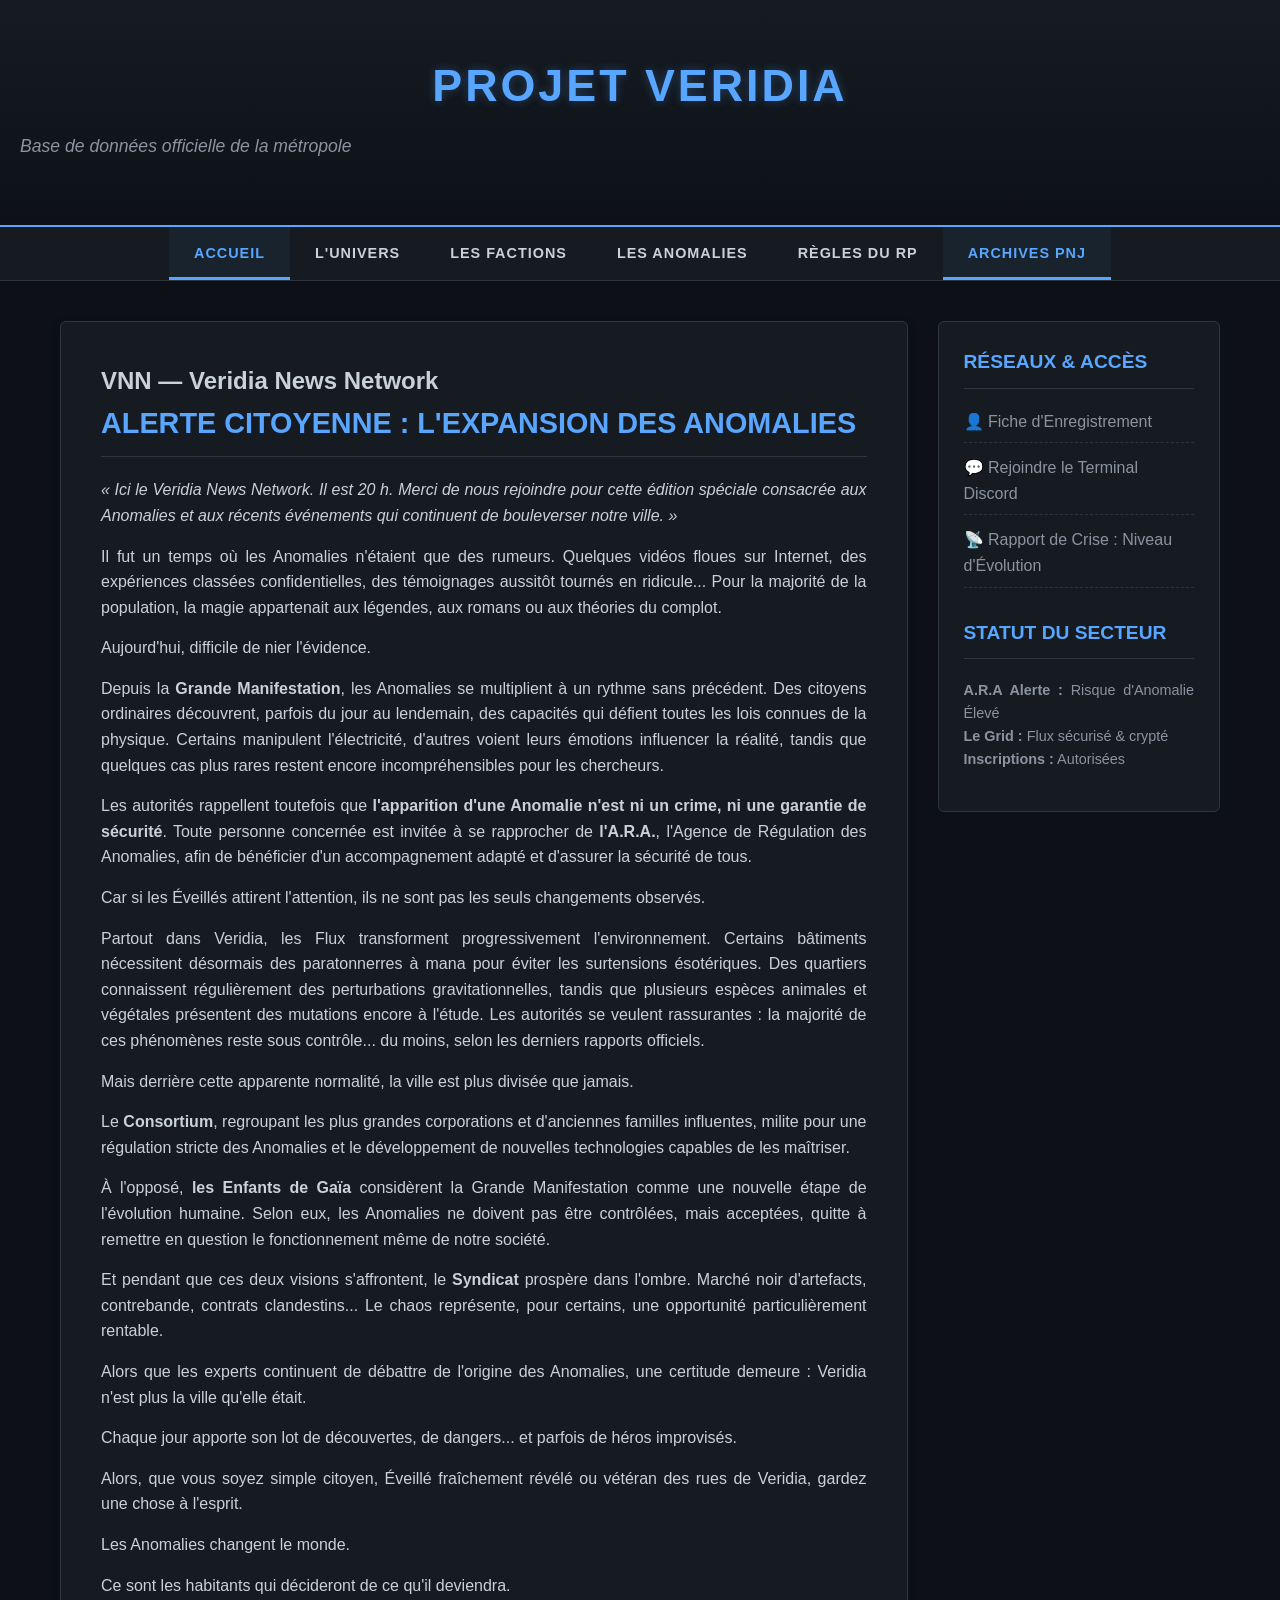
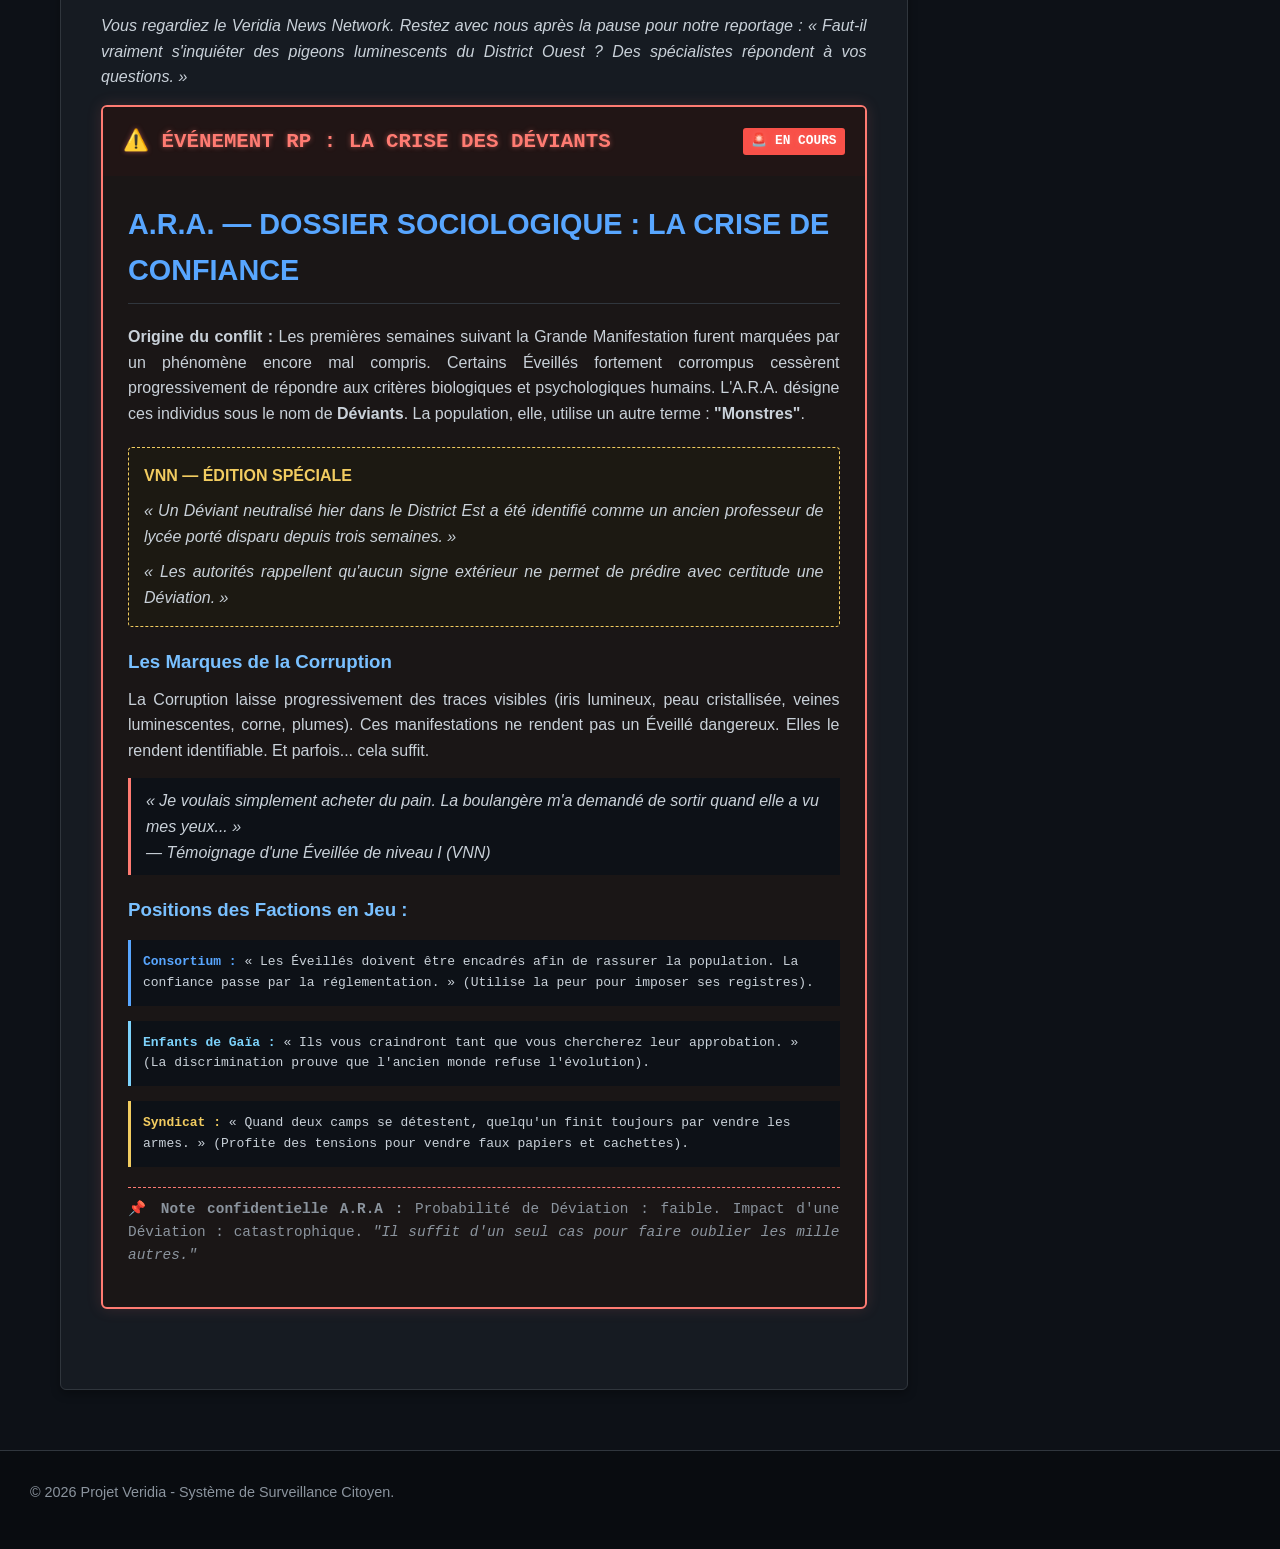
<file: index.html>
<!DOCTYPE html>
<html lang="fr">
<head>
    <meta charset="UTF-8">
    <meta name="viewport" content="width=device-width, initial-scale=1.0">
    <title>Projet Veridia - Accueil Lore</title>
    <link rel="stylesheet" href="style.css">
    <style>
        .ara-event-accordion {
            margin-bottom: 30px;
            border: 2px solid #ff7b72; /* Rouge Alerte */
            border-radius: 6px;
            overflow: hidden;
            background-color: #1a1616; /* Fond sombre teinté de rouge */
            box-shadow: 0 0 15px rgba(255, 123, 114, 0.15);
        }

        .ara-event-accordion summary {
            padding: 18px 20px;
            font-size: 1.3rem;
            font-family: monospace;
            font-weight: bold;
            cursor: pointer;
            list-style: none;
            display: flex;
            justify-content: space-between;
            align-items: center;
            user-select: none;
            background-color: #211515;
            color: #ff7b72;
            text-shadow: 0 0 5px rgba(255, 123, 114, 0.5);
        }

        .ara-event-accordion summary:hover {
            background-color: #311d1d;
            color: #ffffff;
        }

        .ara-event-accordion summary::after {
            content: '🚨 EN COURS';
            font-size: 0.8rem;
            background-color: #f85149;
            color: white;
            padding: 3px 8px;
            border-radius: 3px;
            animation: pulse Alerte 1.5s infinite;
        }

        @keyframes pulseAlerte {
            0% { opacity: 0.6; }
            50% { opacity: 1; }
            100% { opacity: 0.6; }
        }

        .ara-event-content {
            padding: 25px;
            line-height: 1.6;
            color: #c9d1d9;
        }

        .faction-quotes {
            background-color: #0d1117;
            border-left: 3px solid #58a6ff;
            padding: 12px;
            margin: 15px 0;
            font-family: monospace;
        }

        blockquote {
            background-color: #0d1117;
            border-left: 3px solid #ff7b72;
            padding: 10px 15px;
            margin: 15px 0;
            font-style: italic;
        }

        .vnn-box {
            border: 1px dashed #f2cc60;
            background-color: #1c1912;
            padding: 15px;
            margin: 20px 0;
            border-radius: 4px;
        }
    </style>

</head>
<body>
    <header>
        <h1>Projet Veridia</h1>
        <p>Base de données officielle de la métropole</p>
    </header>

    <nav>
        <a href="index.html" class="active">Accueil</a>
        <a href="univers.html">L'Univers</a>
        <a href="factions.html">Les Factions</a>
        <a href="magie.html">Les Anomalies</a>
        <a href="regles.html">Règles du RP</a>
        <a href="pnj.html" class="active">Archives PNJ</a>
    </nav>

    <div class="container">
        <main>
            <section>
                <h1>VNN — Veridia News Network</h1>
                <h2>Alerte Citoyenne : L'Expansion des Anomalies</h2>
                <p><em>« Ici le Veridia News Network. Il est 20 h. Merci de nous rejoindre pour cette édition spéciale consacrée aux Anomalies et aux récents événements qui continuent de bouleverser notre ville. »</em></p>
                <p>Il fut un temps où les Anomalies n'étaient que des rumeurs. Quelques vidéos floues sur Internet, des expériences classées confidentielles, des témoignages aussitôt tournés en ridicule... Pour la majorité de la population, la magie appartenait aux légendes, aux romans ou aux théories du complot.</p>
                <p>Aujourd'hui, difficile de nier l'évidence.</p>
                <p>Depuis la <strong>Grande Manifestation</strong>, les Anomalies se multiplient à un rythme sans précédent. Des citoyens ordinaires découvrent, parfois du jour au lendemain, des capacités qui défient toutes les lois connues de la physique. Certains manipulent l'électricité, d'autres voient leurs émotions influencer la réalité, tandis que quelques cas plus rares restent encore incompréhensibles pour les chercheurs.</p>
                <p>Les autorités rappellent toutefois que <strong>l'apparition d'une Anomalie n'est ni un crime, ni une garantie de sécurité</strong>. Toute personne concernée est invitée à se rapprocher de <strong>l'A.R.A.</strong>, l'Agence de Régulation des Anomalies, afin de bénéficier d'un accompagnement adapté et d'assurer la sécurité de tous.</p>
                <p>Car si les Éveillés attirent l'attention, ils ne sont pas les seuls changements observés.</p>
                <p>Partout dans Veridia, les Flux transforment progressivement l'environnement. Certains bâtiments nécessitent désormais des paratonnerres à mana pour éviter les surtensions ésotériques. Des quartiers connaissent régulièrement des perturbations gravitationnelles, tandis que plusieurs espèces animales et végétales présentent des mutations encore à l'étude. Les autorités se veulent rassurantes : la majorité de ces phénomènes reste sous contrôle... du moins, selon les derniers rapports officiels.</p>
                <p>Mais derrière cette apparente normalité, la ville est plus divisée que jamais.</p>
                <p>Le <strong>Consortium</strong>, regroupant les plus grandes corporations et d'anciennes familles influentes, milite pour une régulation stricte des Anomalies et le développement de nouvelles technologies capables de les maîtriser.</p>
                <p>À l'opposé, <strong>les Enfants de Gaïa</strong> considèrent la Grande Manifestation comme une nouvelle étape de l'évolution humaine. Selon eux, les Anomalies ne doivent pas être contrôlées, mais acceptées, quitte à remettre en question le fonctionnement même de notre société.</p>
                <p>Et pendant que ces deux visions s'affrontent, le <strong>Syndicat</strong> prospère dans l'ombre. Marché noir d'artefacts, contrebande, contrats clandestins... Le chaos représente, pour certains, une opportunité particulièrement rentable.</p>
                <p>Alors que les experts continuent de débattre de l'origine des Anomalies, une certitude demeure : Veridia n'est plus la ville qu'elle était.</p>
                <p>Chaque jour apporte son lot de découvertes, de dangers... et parfois de héros improvisés.</p>
                <p>Alors, que vous soyez simple citoyen, Éveillé fraîchement révélé ou vétéran des rues de Veridia, gardez une chose à l'esprit.</p>
                <p>Les Anomalies changent le monde.</p>
                <p>Ce sont les habitants qui décideront de ce qu'il deviendra.</p>
                <p><em>Vous regardiez le Veridia News Network. Restez avec nous après la pause pour notre reportage : « Faut-il vraiment s'inquiéter des pigeons luminescents du District Ouest ? Des spécialistes répondent à vos questions. »</em></p>

                 <details class="ara-event-accordion" open>
                <summary>⚠️ ÉVÉNEMENT RP : LA CRISE DES DÉVIANTS</summary>
                <div class="ara-event-content">
                    <h2>A.R.A. — DOSSIER SOCIOLOGIQUE : LA CRISE DE CONFIANCE</h2>
                    <p><strong>Origine du conflit :</strong> Les premières semaines suivant la Grande Manifestation furent marquées par un phénomène encore mal compris. Certains Éveillés fortement corrompus cessèrent progressivement de répondre aux critères biologiques et psychologiques humains. L'A.R.A. désigne ces individus sous le nom de <strong>Déviants</strong>. La population, elle, utilise un autre terme : <strong>"Monstres"</strong>.</p>
                    
                    <div class="vnn-box">
                        <h4 style="color: #f2cc60; margin: 0 0 10px 0;">VNN — ÉDITION SPÉCIALE</h4>
                        <p style="font-style: italic; margin: 0 0 10px 0;">« Un Déviant neutralisé hier dans le District Est a été identifié comme un ancien professeur de lycée porté disparu depuis trois semaines. »</p>
                        <p style="font-style: italic; margin: 0;">« Les autorités rappellent qu'aucun signe extérieur ne permet de prédire avec certitude une Déviation. »</p>
                    </div>

                    <h3>Les Marques de la Corruption</h3>
                    <p>La Corruption laisse progressivement des traces visibles (iris lumineux, peau cristallisée, veines luminescentes, corne, plumes). Ces manifestations ne rendent pas un Éveillé dangereux. Elles le rendent identifiable. Et parfois... cela suffit.</p>
                    
                    <blockquote>« Je voulais simplement acheter du pain. La boulangère m'a demandé de sortir quand elle a vu mes yeux... »<br>— Témoignage d'une Éveillée de niveau I (VNN)</blockquote>

                    <h3>Positions des Factions en Jeu :</h3>
                    <div class="faction-quotes">
                        <strong style="color: #58a6ff;">Consortium :</strong> « Les Éveillés doivent être encadrés afin de rassurer la population. La confiance passe par la réglementation. » (Utilise la peur pour imposer ses registres).
                    </div>
                    <div class="faction-quotes" style="border-left-color: #7dd3fc;">
                        <strong style="color: #7dd3fc;">Enfants de Gaïa :</strong> « Ils vous craindront tant que vous chercherez leur approbation. » (La discrimination prouve que l'ancien monde refuse l'évolution).
                    </div>
                    <div class="faction-quotes" style="border-left-color: #f2cc60;">
                        <strong style="color: #f2cc60;">Syndicat :</strong> « Quand deux camps se détestent, quelqu'un finit toujours par vendre les armes. » (Profite des tensions pour vendre faux papiers et cachettes).
                    </div>

                    <p style="font-size: 0.9rem; font-family: monospace; color: #8b949e; border-top: 1px dashed #ff7b72; padding-top: 10px; margin-top: 20px;">
                        📌 <strong>Note confidentielle A.R.A :</strong> Probabilité de Déviation : faible. Impact d'une Déviation : catastrophique. <em>"Il suffit d'un seul cas pour faire oublier les mille autres."</em>
                    </p>
                </div>
            </details>
            
        </main>

        <aside>
            <h2>Réseaux & Accès</h2>
            <ul class="sidebar-links">
                <li><a href="guide.html">👤 Fiche d'Enregistrement</a></li>
                <li><a href="https://discord.gg/PkBcubSged" target="_blank">💬 Rejoindre le Terminal Discord</a></li>
                <li><a href="magie.html">📡 Rapport de Crise : Niveau d'Évolution</a></li>
            </ul>

            <h2 style="margin-top: 30px;">Statut du Secteur</h2>
            <p style="font-size: 0.9rem; color: var(--text-dim);">
                <strong>A.R.A Alerte :</strong> Risque d'Anomalie Élevé<br>
                <strong>Le Grid :</strong> Flux sécurisé & crypté<br>
                <strong>Inscriptions :</strong> Autorisées
            </p>
        </aside>
    </div>

    <footer>
        <p>&copy; 2026 Projet Veridia - Système de Surveillance Citoyen.</p>

    </footer>
</body>
</html>
</file>
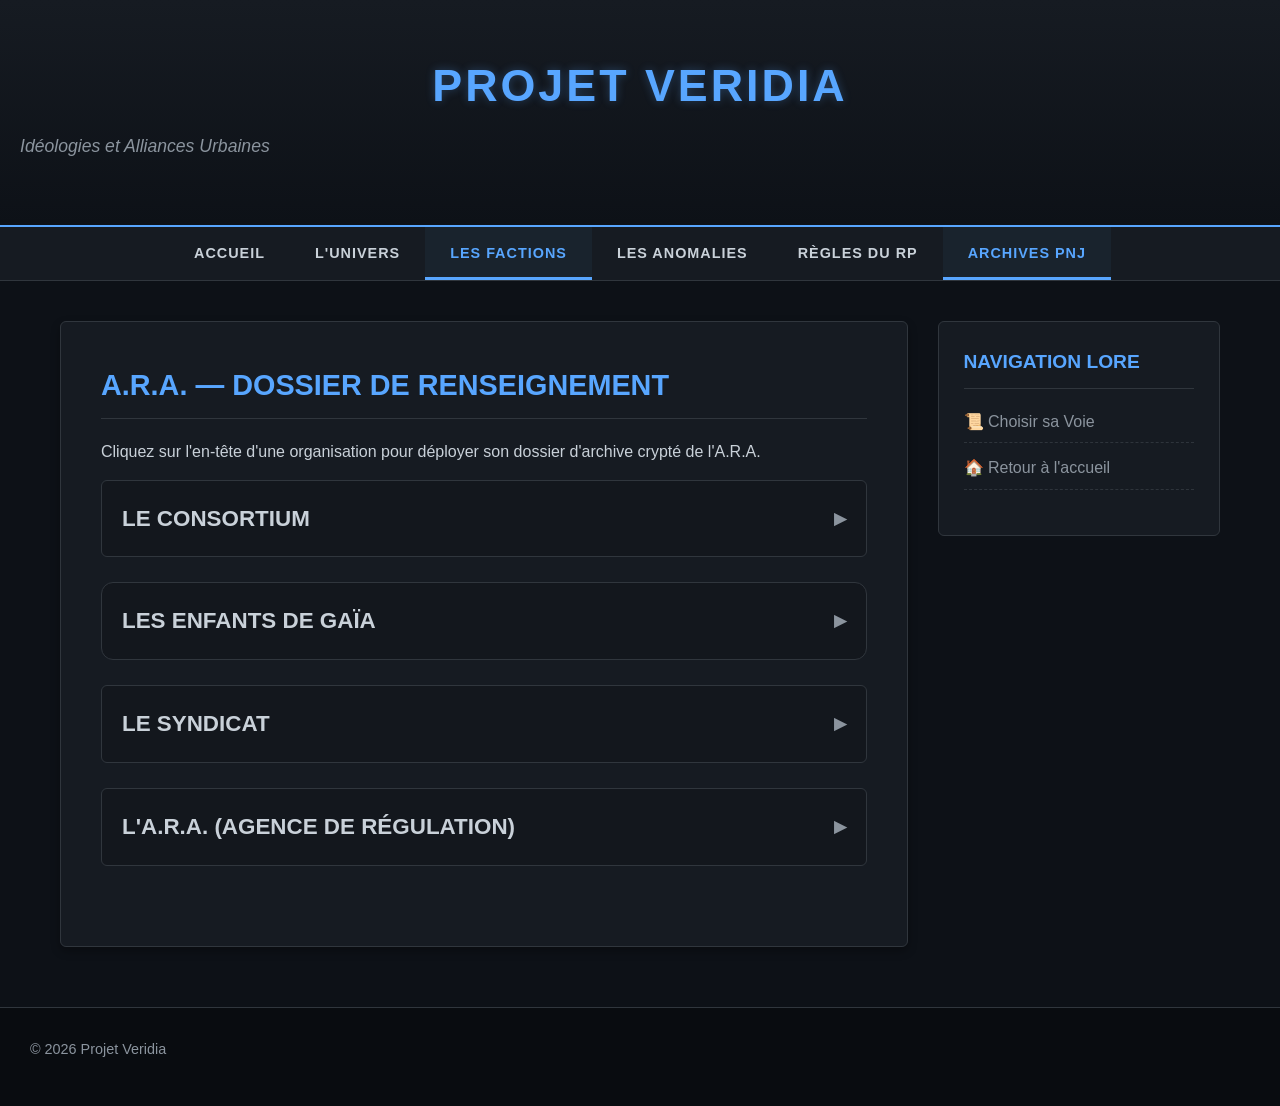
<file: factions.html>
<!DOCTYPE html>
<html lang="fr">
<head>
    <meta charset="UTF-8">
    <meta name="viewport" content="width=device-width, initial-scale=1.0">
    <title>Projet Veridia - Les Factions</title>
    <link rel="stylesheet" href="style.css">
    <style>
        
        .faction-accordion {
            margin-bottom: 25px;
            border: 1px solid var(--border-color);
            border-radius: 6px;
            overflow: hidden;
            background-color: rgba(0, 0, 0, 0.15);
            transition: border-color 0.3s ease, box-shadow 0.3s ease;
        }

        .faction-accordion summary {
            padding: 20px;
            font-size: 1.4rem;
            font-weight: bold;
            cursor: pointer;
            list-style: none;
            display: flex;
            justify-content: space-between;
            align-items: center;
            user-select: none;
            transition: background-color 0.3s ease;
        }
        
  
        .faction-accordion summary::after {
            content: '▶';
            font-size: 1rem;
            transition: transform 0.3s ease;
            color: var(--text-dim);
        }


        .faction-accordion[open] {
            border-color: var(--accent-blue);
        }
        .faction-accordion[open] summary::after {
            transform: rotate(90deg); 
            color: var(--accent-blue);
        }

      
        .faction-content {
            padding: 25px;
            border-top: 1px solid var(--border-color);
            animation: fadeIn 0.4s ease-out;
        }

        @keyframes fadeIn {
            from { opacity: 0; transform: translateY(-5px); }
            to { opacity: 1; transform: translateY(0); }
        }

        .consortium-bloc[open] {
            border-color: #58a6ff;
            box-shadow: 0 0 15px rgba(88, 166, 255, 0.15);
        }
        .consortium-bloc summary:hover { background-color: rgba(88, 166, 255, 0.05); }

        .gaia-bloc { border-radius: 12px; }
        .gaia-bloc[open] {
            border-color: #2ea043;
            box-shadow: 0 0 15px rgba(46, 160, 67, 0.15);
        }
        .gaia-bloc summary:hover { background-color: rgba(46, 160, 67, 0.05); }
        .gaia-bloc[open] summary::after { color: #2ea043; }

        .syndicat-bloc[open] {
            border-color: #ab7df6;
            box-shadow: 0 0 15px rgba(171, 125, 246, 0.15);
        }
        .syndicat-bloc summary:hover { background-color: rgba(171, 125, 246, 0.05); }
        .syndicat-bloc[open] summary::after { color: #ab7df6; }

        .ara-bloc[open] {
            border-color: #ffffff;
            box-shadow: 0 0 15px rgba(255, 255, 255, 0.1);
        }
        .ara-bloc summary:hover { background-color: rgba(255, 255, 255, 0.05); }
        .ara-bloc[open] summary::after { color: #ffffff; }

        .lore-table {
            width: 100%;
            border-collapse: collapse;
            margin: 20px 0;
            background-color: rgba(0, 0, 0, 0.2);
        }
        .lore-table th, .lore-table td {
            padding: 10px 15px;
            border: 1px solid var(--border-color);
            text-align: left;
        }
        .lore-table th {
            background-color: rgba(255, 255, 255, 0.05);
        }

        .classification-box {
            background-color: #0d1117;
            padding: 15px;
            border-left: 3px solid #ff7b72;
            font-family: monospace;
            margin-bottom: 20px;
            font-size: 0.9rem;
        }
    </style>
</head>
<body>
    <header>
        <h1>Projet Veridia</h1>
        <p>Idéologies et Alliances Urbaines</p>
    </header>

    <nav>
        <a href="index.html">Accueil</a>
        <a href="univers.html">L'Univers</a>
        <a href="factions.html" class="active">Les Factions</a>
        <a href="magie.html">Les Anomalies</a>
        <a href="regles.html">Règles du RP</a>
        <a href="pnj.html" class="active">Archives PNJ</a>
        
    </nav>

    <div class="container">
        <main>
            <section>
                <h2>A.R.A. — DOSSIER DE RENSEIGNEMENT</h2>
                <p>Cliquez sur l'en-tête d'une organisation pour déployer son dossier d'archive crypté de l'A.R.A.</p>
                
                <details class="faction-accordion consortium-bloc">
                    <summary>LE CONSORTIUM</summary>
                    <div class="faction-content">
                        <div class="classification-box">
                            NIVEAU DE CLASSIFICATION : OMEGA<br><br>
                            ACCÈS RÉSERVÉ AU PERSONNEL AUTORISÉ<br>
                            Toute diffusion non autorisée est passible de poursuites.
                        </div>

                        <blockquote>
                            <strong>Désignation officielle :</strong> Consortium Technomajustique de Veridia<br>
                            <strong>Classification A.R.A. :</strong> Faction Institutionnelle<br>
                            <strong>Statut :</strong> Légal<br>
                            <strong>Niveau de menace :</strong> 🟠 Important<br>
                            <strong>Influence :</strong> ★★★★★
                        </blockquote>

                        <h3>Présentation</h3>
                        <p>Le Consortium est la plus ancienne et la plus puissante organisation de Veridia. Bien avant la Grande Manifestation, plusieurs grandes entreprises, laboratoires privés, institutions financières et familles influentes étudiaient déjà les Anomalies dans le plus grand secret.</p>
                        <p>Lorsque les Flux se sont propagés à travers le monde, le Consortium n'a pas été surpris. Il était préparé. Aujourd'hui, il contrôle une grande partie des infrastructures technomagiques de la ville, finance la recherche sur les Anomalies et entretient des liens étroits avec l'A.R.A., les autorités municipales et de nombreuses entreprises privées.</p>
                        <p>Officiellement, son objectif est simple : <strong>« Comprendre. Réguler. Préserver. »</strong> Ses détracteurs affirment cependant qu'il cherche avant tout à monopoliser les connaissances liées aux Anomalies afin de conserver son influence économique et politique.</p>

                        <h3>Objectifs</h3>
                        <ul>
                            <li>Étudier les Anomalies.</li>
                            <li>Développer les technologies liées au mana.</li>
                            <li>Contrôler la prolifération des Éveillés.</li>
                            <li>Préserver l'ordre public.</li>
                            <li>Limiter les catastrophes liées aux Flux.</li>
                            <li>Breveter les découvertes scientifiques majeures.</li>
                        </ul>

                        <h3>Position Officielle</h3>
                        <p>Le Consortium considère que les Anomalies représentent un progrès... à condition qu'elles soient encadrées. Selon lui : <em>« Une Anomalie sans contrôle est une catastrophe en attente. »</em> Ses membres estiment que la magie ne doit jamais échapper aux lois, aux institutions et aux progrès scientifiques.</p>

                        <h3>Profils Recherchés</h3>
                        <p>🔬 Chercheurs | 🧪 Scientifiques | 💻 Ingénieurs | ⚖️ Juristes | 🏦 Dirigeants | 🛰️ Analystes | 🛡️ Agents de sécurité | 👨‍⚕️ Médecins. Toute personne possédant une expertise utile peut espérer intégrer ses rangs.</p>

                        <h3>Privilèges RP</h3>
                        <ul>
                            <li>📚 Accès au <strong>Bestiaire Officiel de l'A.R.A.</strong></li>
                            <li>📂 Consultation de dossiers scientifiques confidentiels.</li>
                            <li>🧪 Participation à des recherches sur les Anomalies.</li>
                            <li>🏢 Accès à certains laboratoires et bâtiments sécurisés.</li>
                            <li>🛰️ Priorité sur certaines missions d'investigation.</li>
                            <li>💰 Accès facilité aux financements et aux équipements technologiques.</li>
                            <li>📖 Possibilité d'obtenir des informations inédites lors des intrigues officielles.</li>
                        </ul>

                        <h3>Position Politique</h3>
                        <p>Le Consortium entretient des relations officielles avec les autorités de Veridia. Sans gouverner directement la ville, il exerce une influence considérable sur les décisions scientifiques, la sécurité, le financement de l'A.R.A. et les infrastructures de la ville. Son pouvoir est souvent qualifié de <strong>discret, mais omniprésent</strong>.</p>

                        <h3>Relations avec les autres factions</h3>
                        <p><strong>🌿 Enfants de Gaïa :</strong> Le Consortium considère leurs actions comme irresponsables et dangereuses. Les sabotages écologistes et les libérations de créatures sont considérés comme des actes terroristes.</p>
                        <p><strong>🎭 Syndicat :</strong> Tolérance zéro. Le Consortium collabore régulièrement avec l'A.R.A. afin de démanteler les réseaux clandestins alimentant le marché noir.</p>

                        <h3>Évaluation de l'A.R.A.</h3>
                        <p>Le Consortium demeure un partenaire essentiel pour la stabilité de Veridia. Toutefois, sa concentration de ressources, son influence politique et le secret entourant certains de ses programmes de recherche justifient une surveillance permanente. <strong>Statut actuel : Coopération active... sous observation.</strong></p>

                        <h3>PROFIL STRATÉGIQUE</h3>
                        <table class="lore-table">
                            <thead>
                                <tr><th>Élément</th><th>Évaluation</th></tr>
                            </thead>
                            <tbody>
                                <tr><td>🏛️ Influence politique</td><td>★★★★★</td></tr>
                                <tr><td>💰 Ressources financières</td><td>★★★★★</td></tr>
                                <tr><td>🔬 Connaissances sur les Anomalies</td><td>★★★★★</td></tr>
                                <tr><td>⚔️ Puissance militaire</td><td>★★★★☆</td></tr>
                                <tr><td>🕵️ Réseau d'information</td><td>★★★★☆</td></tr>
                                <tr><td>🤝 Popularité auprès des civils</td><td>★★☆☆☆</td></tr>
                                <tr><td>⚖️ Légalité</td><td>100 %</td></tr>
                                <tr><td>☣️ Tolérance aux Éveillés instables</td><td>Faible</td></tr>
                            </tbody>
                        </table>
                    </div>
                </details>

                <details class="faction-accordion gaia-bloc">
                    <summary>LES ENFANTS DE GAÏA</summary>
                    <div class="faction-content">
                        <div class="classification-box" style="border-left-color: #2ea043;">
                            NIVEAU DE CLASSIFICATION : SIGMA<br><br>
                            DIFFUSION RESTREINTE<br>
                            Toute tentative de contact avec cette organisation doit être signalée à l'A.R.A.
                        </div>

                        <blockquote>
                            <strong>Désignation officielle :</strong> Mouvement Évolutionniste des Enfants de Gaïa<br>
                            <strong>Classification A.R.A. :</strong> Organisation Éco-Radicale<br>
                            <strong>Statut :</strong> Illégal<br>
                            <strong>Niveau de menace :</strong> 🔴 Élevé<br>
                            <strong>Influence :</strong> ★★★☆☆
                        </blockquote>

                        <h3>Présentation</h3>
                        <p>Nés dans les mois qui ont suivi la Grande Manifestation, les Enfants de Gaïa considèrent les Anomalies comme le plus grand tournant de l'histoire de l'humanité. Là où beaucoup voient un danger, eux voient une renaissance. Selon leur doctrine, les Flux ne sont ni une maladie, ni une catastrophe, mais le signe que la planète elle-même cherche à rétablir un équilibre rompu depuis longtemps.</p>
                        <p>À leurs yeux, les gratte-ciel, les industries, les mégacorporations et les infrastructures technomagiques ne sont que les vestiges d'une civilisation incapable d'accepter son évolution. Leur objectif n'est pas simplement de protéger la nature : ils souhaitent réconcilier l'humanité avec elle... quitte à faire disparaître tout ce qui s'y oppose.</p>

                        <h3>Objectifs</h3>
                        <ul>
                            <li>Favoriser l'évolution naturelle des Éveillés.</li>
                            <li>Étudier les mutations provoquées par les Flux.</li>
                            <li>Préserver les zones sauvages contaminées par les Anomalies.</li>
                            <li>Détruire les infrastructures considérées comme nuisibles.</li>
                            <li>Libérer les créatures capturées pour des expériences.</li>
                            <li>Empêcher le Consortium de monopoliser les Anomalies.</li>
                        </ul>

                        <h3>Doctrine</h3>
                        <p>Les Enfants de Gaïa considèrent que l'humanité traverse une métamorphose. Selon eux : <em>« Nous ne sommes pas victimes des Anomalies. Nous sommes leur avenir. »</em> Ils refusent de considérer les mutations comme des maladies. Au contraire, chaque transformation est perçue comme une nouvelle étape de l'évolution. Les traitements destinés à ralentir la Corruption sont dénoncés comme une tentative d'étouffer ce changement.</p>

                        <h3>Profils Recherchés</h3>
                        <p>🌿 Éveillés en quête de réponses | 🧬 Biologistes | 🌱 Botanistes | 🏹 Survivants | 🐺 Protecteurs de la faune | 🧘 Mystiques | 🏕 Explorateurs. Toute personne rejetant le contrôle du Consortium peut être acceptée.</p>

                        <h3>Privilèges RP</h3>
                        <ul>
                            <li>🌳 Accès aux Sanctuaires de Gaïa.</li>
                            <li>📖 Accès au <strong>Bestiaire des Espèces Mutées</strong>.</li>
                            <li>🧬 Connaissances avancées sur les mutations biologiques.</li>
                            <li>🍄 Récolte de ressources naturelles rares.</li>
                            <li>🌿 Possibilité de créer ou restaurer des refuges en pleine nature.</li>
                            <li>🐾 Relations privilégiées avec certaines créatures intelligentes.</li>
                            <li>🗺 Accès à des zones sauvages interdites au public.</li>
                        </ul>

                        <h3>Position Politique</h3>
                        <p>Les Enfants de Gaïa rejettent toute autorité centralisée. Ils ne reconnaissent ni la légitimité du Consortium, ni celle des institutions publiques. Le mouvement fonctionne en communautés autonomes, reliées entre elles par des guides spirituels. Leur influence est particulièrement forte dans les secteurs abandonnés de Veridia, là où la nature a repris ses droits.</p>

                        <h3>Relations avec les autres factions</h3>
                        <p><strong>🏛️ Consortium :</strong> Les Enfants de Gaïa accusent le Consortium d'emprisonner l'évolution derrière des laboratoires et des brevets. Ils sabotent régulièrement ses installations.</p>
                        <p><strong>🎭 Syndicat :</strong> Relations instables. Si des collaborations ponctuelles ont lieu pour obtenir des ressources, beaucoup considèrent que le marché noir exploite les Anomalies au lieu de les comprendre. L'alliance reste temporaire.</p>

                        <h3>Évaluation de l'A.R.A.</h3>
                        <p>Les Enfants de Gaïa représentent une menace idéologique grandissante. Leur parfaite connaissance des zones contaminées et leur proximité avec les créatures mutées compliquent les opérations de terrain. Les éléments les plus radicaux n'hésitent pas à recourir à la violence pour accélérer la « Seconde Évolution ». <strong>Statut actuel : Organisation clandestine à surveiller.</strong></p>

                        <h3>PROFIL STRATÉGIQUE</h3>
                        <table class="lore-table">
                            <thead>
                                <tr><th>Élément</th><th>Évaluation</th></tr>
                            </thead>
                            <tbody>
                                <tr><td>🌿 Influence écologique</td><td>★★★★★</td></tr>
                                <tr><td>🧬 Connaissances des mutations</td><td>★★★★★</td></tr>
                                <tr><td>🐾 Relations avec les créatures</td><td>★★★★☆</td></tr>
                                <tr><td>⚔️ Capacité militaire</td><td>★★★☆☆</td></tr>
                                <tr><td>🕵️ Discrétion</td><td>★★★★☆</td></tr>
                                <tr><td>💰 Ressources financières</td><td>★★☆☆☆</td></tr>
                                <tr><td>🤝 Popularité auprès des Éveillés</td><td>★★★★☆</td></tr>
                                <tr><td>🤝 Popularité auprès des civils</td><td>★★☆☆☆</td></tr>
                                <tr><td>⚖️ Légalité</td><td>0 %</td></tr>
                                <tr><td>☣️ Tolérance à la Corruption</td><td>Très élevée</td></tr>
                            </tbody>
                        </table>
                    </div>
                </details>

                <details class="faction-accordion syndicat-bloc">
                    <summary>LE SYNDICAT</summary>
                    <div class="faction-content">
                        <div class="classification-box" style="border-left-color: #ab7df6;">
                            NIVEAU DE CLASSIFICATION : OMEGA<br><br>
                            ACCÈS STRICTEMENT RÉSERVÉ<br>
                            Toute infiltration doit être approuvée par la Direction des Opérations Spéciales.
                        </div>

                        <blockquote>
                            <strong>Désignation officielle :</strong> Réseau Clandestin du Syndicat<br>
                            <strong>Classification A.R.A. :</strong> Organisation Criminelle Structurée<br>
                            <strong>Statut :</strong> Illégal<br>
                            <strong>Niveau de menace :</strong> 🔴 Critique<br>
                            <strong>Influence :</strong> ★★★★★
                        </blockquote>

                        <h3>Présentation</h3>
                        <p>Le Syndicat n'existait pas avant la Grande Manifestation. Il est né du chaos. Alors que les institutions peinaient à comprendre les Anomalies, d'autres ont compris une chose bien plus simple : <strong>Chaque crise crée un marché.</strong></p>
                        <p>Aujourd'hui, le Syndicat est devenu le plus vaste réseau criminel de Veridia. Il ne possède ni capitale, ni quartier général officiel, ni dirigeant publiquement identifié. À la place, il s'appuie sur une multitude d'intermédiaires, de cellules indépendantes et d'entreprises de façade. Pour un prix suffisant, le Syndicat peut obtenir presque n'importe quoi : une information, une arme, une fausse identité, ou la disparition d'un problème.</p>

                        <h3>Objectifs</h3>
                        <ul>
                            <li>Développer le marché noir des Anomalies.</li>
                            <li>Accroître son influence dans tous les quartiers de Veridia.</li>
                            <li>Exploiter les conflits entre les autres factions.</li>
                            <li>Contrôler les réseaux clandestins de la ville.</li>
                            <li>Accumuler richesse, influence et informations.</li>
                            <li>Préserver l'équilibre... tant que celui-ci reste rentable.</li>
                        </ul>

                        <h3>Doctrine</h3>
                        <p>Le Syndicat ne croit ni au progrès scientifique ni à l'évolution de l'humanité. Il croit au pouvoir de la négociation. Selon ses membres : <em>« Les idéaux ne paient pas les factures. Les crédits, si. »</em> La loyauté n'est jamais acquise, elle se négocie. Le Syndicat préfère acheter un ennemi plutôt que le combattre. Si cela écloue, il trouvera quelqu'un d'autre pour s'en charger.</p>

                        <h3>Profils Recherchés</h3>
                        <p>🕶 Informateurs | 💻 Hackers | 🎯 Mercenaires | 🗝 Cambrioleurs | ⚖ Fonctionnaires corrompus | 💼 Avocats | 🚚 Contrebandiers | 🧪 Scientifiques renégats | 🎭 Escrocs. Les résultats comptent davantage que le passé.</p>

                        <h3>Privilèges RP</h3>
                        <ul>
                            <li>🕸 Accès au <strong>Grid</strong>, le principal réseau clandestin de Veridia.</li>
                            <li>📦 Achat et vente d'artefacts au marché noir.</li>
                            <li>🪪 Fabrication de fausses identités et de faux documents.</li>
                            <li>🕵 Réseau d'informateurs dans la plupart des districts.</li>
                            <li>💰 Contrats exclusifs de récupération, d'espionnage et de sabotage.</li>
                            <li>🚪 Accès à des établissements clandestins, planques et tunnels oubliés.</li>
                            <li>🤝 Possibilité de négocier avec pratiquement toutes les factions... au juste prix.</li>
                        </ul>

                        <h3>Position Politique</h3>
                        <p>Officiellement, le Syndicat n'existe pas. Officieusement... il est partout. Il infiltre les administrations, les entreprises et certains services publics. L'A.R.A. estime que plusieurs personnalités influentes de Veridia entretiennent des liens financiers opaques avec eux, bien qu'aucune preuve suffisante n'ait encore permis de les poursuivre juridiquement.</p>

                        <h3>Relations avec les autres factions</h3>
                        <p><strong>🏛️ Consortium :</strong> Le Consortium représente à la fois un client potentiel et un obstacle. Le Syndicat vole leurs données industrielles et détourne leurs cargaisons technomagiques, mais des accords secrets voient parfois le jour lorsque les intérêts convergent.</p>
                        <p><strong>🌿 Enfants de Gaïa :</strong> Des partenaires imprévisibles. Le Syndicat leur fournit du matériel en échange de ressources rares ou d'artefacts issus des zones contaminées. Le profit passe avant les convictions.</p>

                        <h3>Évaluation de l'A.R.A.</h3>
                        <p>Le Syndicat constitue l'une des plus grandes menaces pour la stabilité de Veridia. Il prospère en exploitant les failles du système, en alimentant les conflits et en transformant chaque crise en opportunité financière. <strong>Statut actuel : Priorité absolue des services de renseignement.</strong></p>

                        <h3>PROFIL STRATÉGIQUE</h3>
                        <table class="lore-table">
                            <thead>
                                <tr><th>Élément</th><th>Évaluation</th></tr>
                            </thead>
                            <tbody>
                                <tr><td>💰 Ressources financières</td><td>★★★★★</td></tr>
                                <tr><td>🕵 Réseau d'information</td><td>★★★★★</td></tr>
                                <tr><td>🎭 Infiltration</td><td>★★★★★</td></tr>
                                <tr><td>⚔️ Capacité militaire</td><td>★★★☆☆</td></tr>
                                <tr><td>📦 Contrôle du marché noir</td><td>★★★★★</td></tr>
                                <tr><td>🔬 Connaissances des Anomalies</td><td>★★★☆☆</td></tr>
                                <tr><td>🤝 Popularité auprès des civils</td><td>★★★☆☆</td></tr>
                                <tr><td>⚖️ Légalité</td><td>0 %</td></tr>
                                <tr><td>☣️ Tolérance aux Éveillés</td><td>Opportuniste</td></tr>
                                <tr><td>🎲 Fiabilité</td><td>Inconnue</td></tr>
                            </tbody>
                        </table>
                    </div>
                </details>

                <details class="faction-accordion ara-bloc">
                    <summary>L'A.R.A. (AGENCE DE RÉGULATION)</summary>
                    <div class="faction-content">
                        <div class="classification-box" style="border-left-color: #ffffff;">
                            AGENCE DE RÉGULATION DES ANOMALIES<br><br>
                            DOCUMENT DESTINÉ AUX CITOYENS DE VERIDIA<br>
                            Version 5.3 — Mise à jour après la Grande Manifestation
                        </div>

                        <h3>Qui sommes-nous ?</h3>
                        <p>L'<strong>Agence de Régulation des Anomalies (A.R.A.)</strong> est un organisme public chargé d'assurer la protection des citoyens face aux phénomènes liés aux Anomalies. Créée juste après la Grande Manifestation, l'A.R.A. coordonne les secours, la recherche scientifique, les interventions de terrain et la gestion des crises sur l'ensemble de Veridia.</p>
                        <p>Notre priorité est simple : <strong>« Protéger la population. Comprendre les Anomalies. Préserver l'équilibre. »</strong></p>

                        <h3>Nos Missions</h3>
                        <p>🚨 Sécuriser les incidents liés aux Anomalies | 🧬 Étudier les nouveaux phénomènes | 🏥 Porter assistance aux Éveillés | 📚 Classifier les créatures et artefacts | 🏙️ Protéger les infrastructures | 👥 Informer les citoyens | ⚖️ Faire respecter la législation.</p>

                        <h3>Nos Divisions</h3>
                        <ul>
                            <li><strong>🚓 Division d'Intervention :</strong> Première unité déployée. Sécurise les lieux, évacue les civils et neutralise les menaces immédiates.</li>
                            <li><strong>🔬 Division Scientifique :</strong> Responsable de l'étude des Anomalies et du développement des technologies de confinement.</li>
                            <li><strong>📑 Division Administrative :</strong> Gère l'enregistrement des Éveillés, les autorisations et les enquêtes internes.</li>
                            <li><strong>🛰️ Division du Renseignement :</strong> Collecte et analyse les informations concernant les activités anormales menaçant la ville.</li>
                            <li><strong>🚑 Division Médicale :</strong> Prend en charge les victimes et étudie les effets de la Corruption.</li>
                        </ul>

                        <h3>Profils Recherchés</h3>
                        <p>🛡️ Agents de terrain | 🔬 Chercheurs | 🧪 Analystes | 💻 Informaticiens | ⚕️ Médecins | 🚑 Secouristes | ⚖️ Juristes | 📡 Opérateurs. L'engagement envers la sécurité publique est la seule exigence commune.</p>

                        <h3>Avantages</h3>
                        <ul>
                            <li>📂 Accès aux bases de données officielles et au Bestiaire complet.</li>
                            <li>🗂️ Consultation des dossiers publics sur les Anomalies.</li>
                            <li>🚔 Priorité sur les interventions officielles.</li>
                            <li>🏥 Soins et assistance médicale spécialisés.</li>
                            <li>🧪 Accès aux laboratoires de recherche municipaux.</li>
                            <li>🏢 Accès à la majorité des infrastructures gouvernementales.</li>
                            <li>💰 Salaire versé par la municipalité de Veridia.</li>
                        </ul>

                        <h3>Position Institutionnelle</h3>
                        <p>L'A.R.A. est une agence indépendante placée sous l'autorité de la municipalité de Veridia. Elle collabore avec les services d'urgence, la justice et des institutions privées lorsque l'intérêt public l'exige pour assurer la sécurité de tous, sans distinction d'affiliation.</p>

                        <h3>Relations Institutionnelles</h3>
                        <p><strong>🏛️ Consortium :</strong> Partenaire scientifique et technologique fournissant une assistance technique régulière, bien que l'A.R.A. conserve son indépendance opérationnelle.</p>
                        <p><strong>🌿 Enfants de Gaïa :</strong> Actions considérées comme illégales. Le dialogue est privilégié, mais les forces de l'ordre interviennent dès que la sécurité civile est menacée.</p>
                        <p><strong>🎭 Syndicat :</strong> Organisation criminelle recherchée. Toute activité suspecte doit être signalée immédiatement.</p>

                        <h3>Message aux Citoyens</h3>
                        <p>Les Anomalies font désormais partie du quotidien. La peur est naturelle, mais la désinformation est dangereuse. En cas de phénomène anormal : Éloignez-vous, contactez l'A.R.A., n'intervenez jamais seul et si vous manifestez des signes d'Éveil, présentez-vous volontairement dans un centre d'accueil.</p>

                        <h3>INDICATEURS OFFICIELS</h3>
                        <table class="lore-table">
                            <thead>
                                <tr><th>Domaine</th><th>Évaluation</th></tr>
                            </thead>
                            <tbody>
                                <tr><td>🛡️ Protection des civils</td><td>★★★★★</td></tr>
                                <tr><td>🔬 Recherche scientifique</td><td>★★★★☆</td></tr>
                                <tr><td>🚨 Capacité d'intervention</td><td>★★★★★</td></tr>
                                <tr><td>📡 Réseau de surveillance</td><td>★★★★★</td></tr>
                                <tr><td>🏛️ Autorité légale</td><td>★★★★★</td></tr>
                                <tr><td>🤝 Confiance du public</td><td>★★★★☆</td></tr>
                                <tr><td>🧬 Connaissances des Anomalies</td><td>★★★★☆</td></tr>
                                <tr><td>⚖️ Neutralité institutionnelle</td><td>★★★★★ <em>(auto-évaluation)</em></td></tr>
                            </tbody>
                        </table>
                        <p style="text-align: center; font-style: italic; margin-top: 15px; color: var(--accent-blue);">
                            "Chaque Anomalie comprise est une catastrophe évitée. Chaque citoyen protégé est une victoire."
                        </p>
                    </div>
                </details>

            </section>
        </main>
        <aside>
            <h2>Navigation Lore</h2>
            <ul class="sidebar-links">
                <li><a href="guide.html">📜 Choisir sa Voie</a></li>
                <li><a href="index.html">🏠 Retour à l'accueil</a></li>
            </ul>
        </aside>
    </div>
    <footer><p>&copy; 2026 Projet Veridia</p></footer>
</body>
</html>
</file>
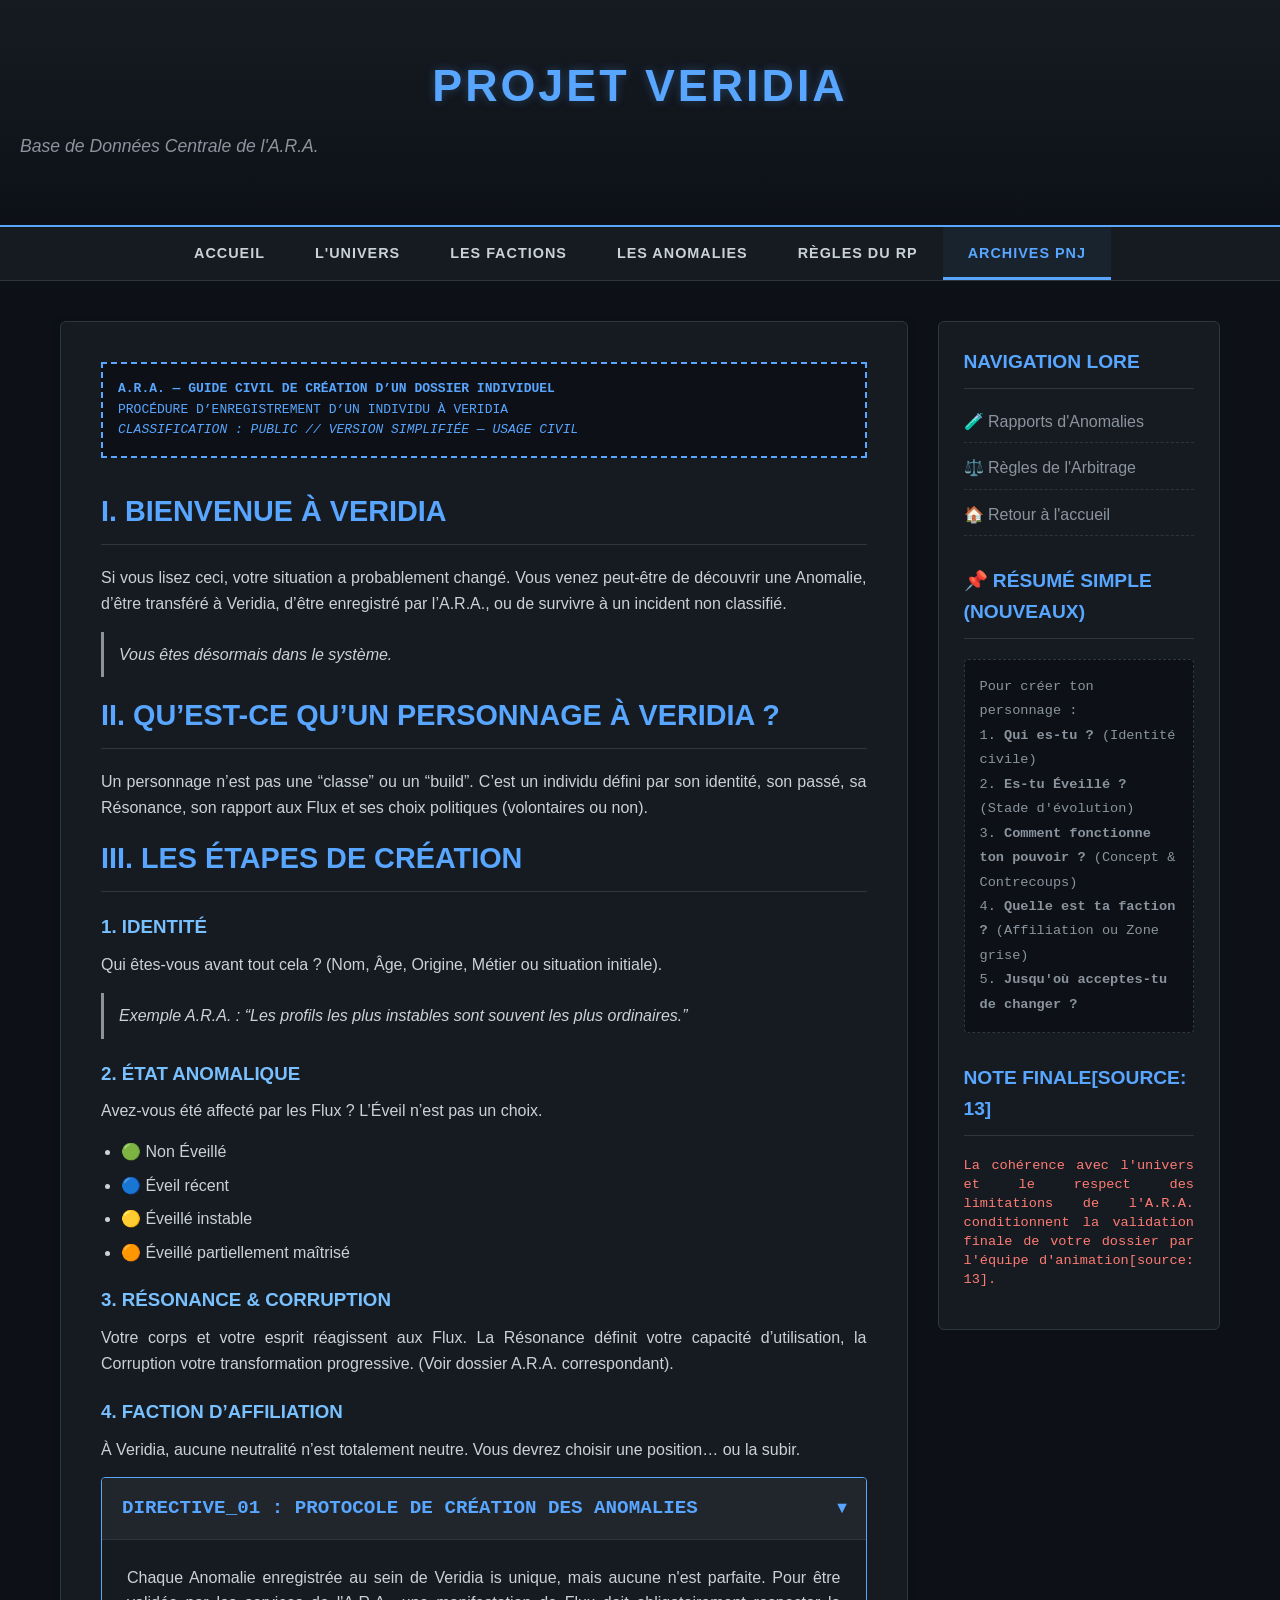
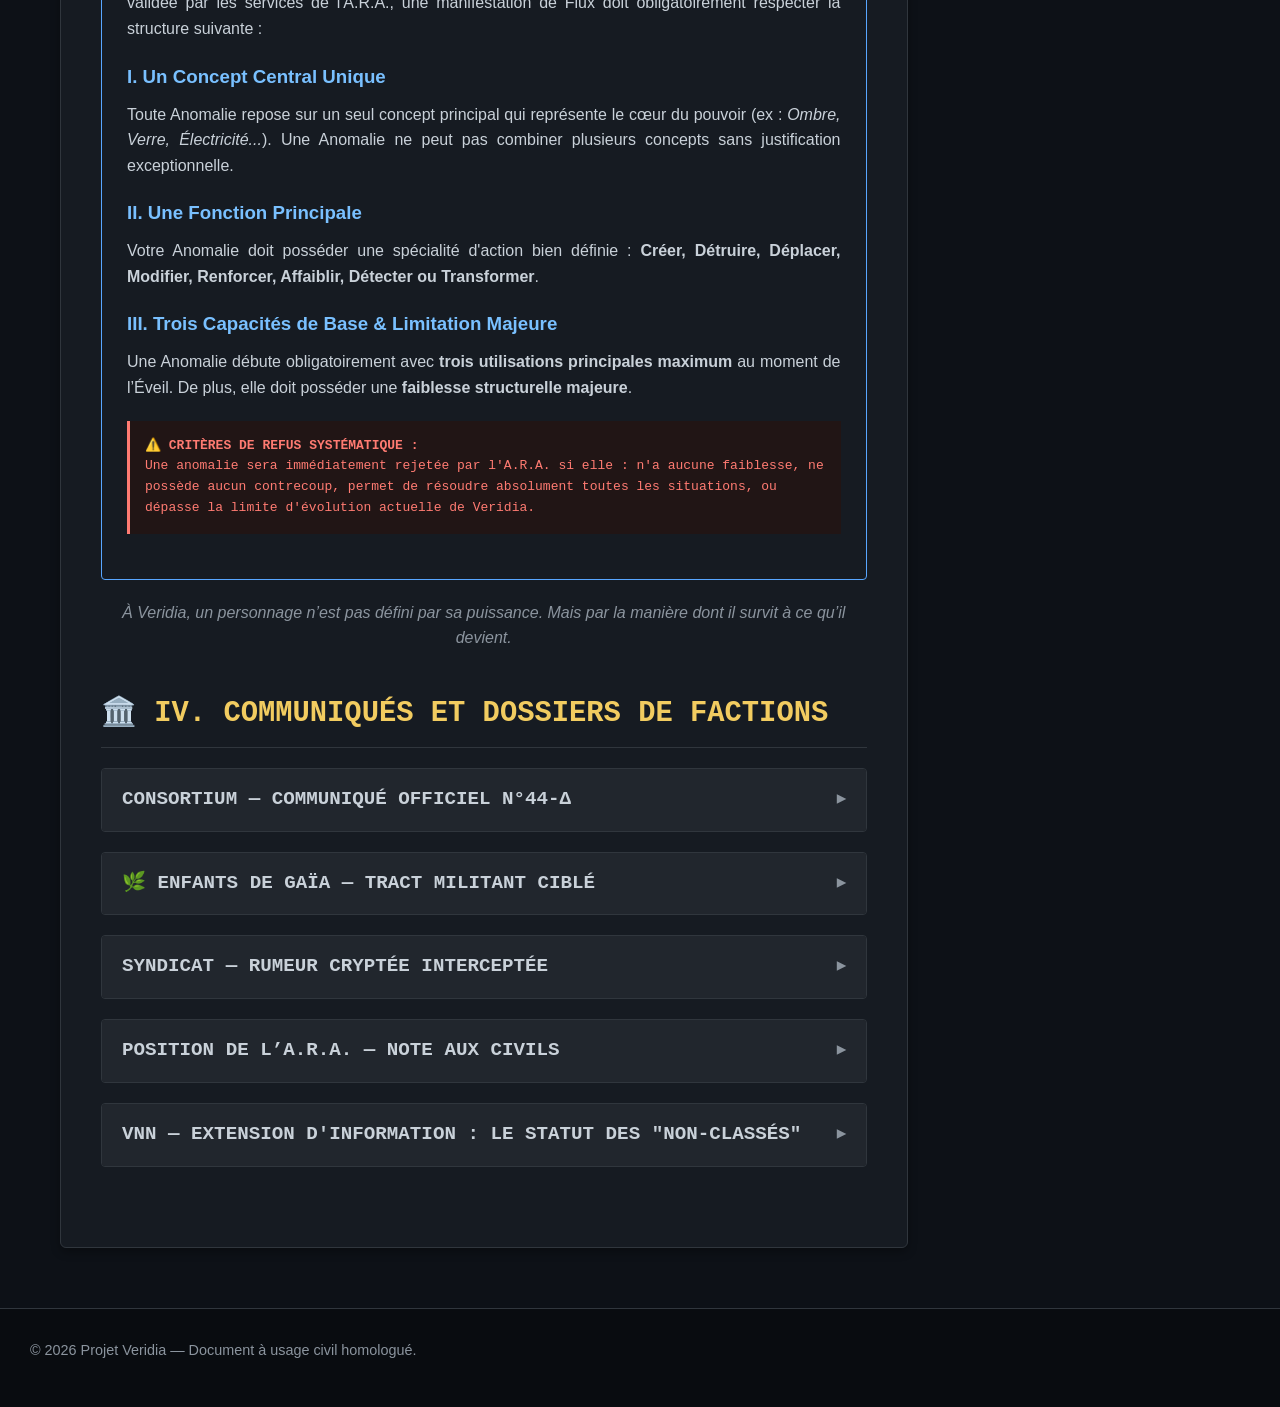
<file: guide.html>
<!DOCTYPE html>
<html lang="fr">
<head>
    <meta charset="UTF-8">
    <meta name="viewport" content="width=device-width, initial-scale=1.0">
    <title>Projet Veridia - Guide de Création</title>
    <link rel="stylesheet" href="style.css">
    <style>
        .ara-admin-header {
            background-color: #0d1117;
            border: 2px dashed #58a6ff;
            padding: 15px;
            margin-bottom: 30px;
            font-family: monospace;
            color: #58a6ff;
        }

        .ara-accordion {
            margin-bottom: 20px;
            border: 1px solid #30363d;
            border-radius: 4px;
            overflow: hidden;
            background-color: #161b22;
        }

        .ara-accordion summary {
            padding: 15px 20px;
            font-size: 1.2rem;
            font-family: monospace;
            font-weight: bold;
            cursor: pointer;
            list-style: none;
            display: flex;
            justify-content: space-between;
            align-items: center;
            user-select: none;
            background-color: #21262d;
            color: #c9d1d9;
            border-bottom: 1px solid transparent;
        }

        .ara-accordion summary:hover {
            background-color: #30363d;
            color: #ffffff;
        }

        .ara-accordion summary::after {
            content: '▶';
            font-size: 0.9rem;
            transition: transform 0.3s ease;
            color: #8b949e;
        }

        .ara-accordion[open] {
            border-color: #58a6ff;
        }
        .ara-accordion[open] summary {
            border-bottom: 1px solid #30363d;
            color: #58a6ff;
        }
        .ara-accordion[open] summary::after {
            transform: rotate(90deg);
            color: #58a6ff;
        }

        .ara-content {
            padding: 25px;
            animation: terminalBlurIn 0.3s ease-out;
            line-height: 1.6;
        }

        @keyframes terminalBlurIn {
            from { opacity: 0; filter: blur(3px); }
            to { opacity: 1; filter: blur(0); }
        }

        .ara-alert-box {
            background-color: #211515;
            border-left: 3px solid #ff7b72;
            padding: 15px;
            margin: 20px 0;
            font-family: monospace;
            color: #ff7b72;
        }

        .ara-info-box {
            background-color: #0d1117;
            border-left: 3px solid #58a6ff;
            padding: 15px;
            margin: 20px 0;
            font-family: monospace;
            color: #8b949e;
        }

        .ara-form-terminal {
            background-color: #0d1117;
            border: 1px solid #30363d;
            border-radius: 4px;
            padding: 20px;
            font-family: monospace;
            color: #c9d1d9;
            overflow-x: auto;
            white-space: pre-wrap;
            line-height: 1.5;
            margin: 20px 0 40px 0;
        }

        .guide-list {
            margin-bottom: 20px;
        }
        .guide-list li {
            margin-bottom: 8px;
        }

        .pave-ouvert-titre {
            font-family: monospace;
            color: #58a6ff;
            border-bottom: 1px solid #30363d;
            padding-bottom: 10px;
            margin-top: 40px;
        }

        blockquote {
            background-color: #161b22;
            border-left: 3px solid #8b949e;
            padding: 10px 15px;
            margin: 15px 0;
            font-style: italic;
            color: #c9d1d9;
        }
    </style>
</head>
<body>
    <header>
        <h1>Projet Veridia</h1>
        <p>Base de Données Centrale de l'A.R.A.</p>
    </header>

    <nav>
        <a href="index.html">Accueil</a>
        <a href="univers.html">L'Univers</a>
        <a href="factions.html">Les Factions</a>
        <a href="magie.html">Les Anomalies</a>
        <a href="regles.html">Règles du RP</a>
        <a href="pnj.html" class="active">Archives PNJ</a>
    </nav>

    <div class="container">
        <main>
            <section>
                <div class="ara-admin-header">
                    <strong>A.R.A. — GUIDE CIVIL DE CRÉATION D’UN DOSSIER INDIVIDUEL</strong><br>
                    PROCÉDURE D’ENREGISTREMENT D’UN INDIVIDU À VERIDIA<br>
                    <em>CLASSIFICATION : PUBLIC // VERSION SIMPLIFIÉE — USAGE CIVIL</em>
                </div>

                <h2>I. BIENVENUE À VERIDIA</h2>
                <p>Si vous lisez ceci, votre situation a probablement changé. Vous venez peut-être de découvrir une Anomalie, d’être transféré à Veridia, d’être enregistré par l’A.R.A., ou de survivre à un incident non classifié.</p>
                <blockquote>Vous êtes désormais dans le système.</blockquote>

                <h2>II. QU’EST-CE QU’UN PERSONNAGE À VERIDIA ?</h2>
                <p>Un personnage n’est pas une “classe” ou un “build”. C’est un individu défini par son identité, son passé, sa Résonance, son rapport aux Flux et ses choix politiques (volontaires ou non).</p>

                <h2>III. LES ÉTAPES DE CRÉATION</h2>
                <h3>1. IDENTITÉ</h3>
                <p>Qui êtes-vous avant tout cela ? (Nom, Âge, Origine, Métier ou situation initiale).</p>
                <blockquote>Exemple A.R.A. : “Les profils les plus instables sont souvent les plus ordinaires.”</blockquote>

                <h3>2. ÉTAT ANOMALIQUE</h3>
                <p>Avez-vous été affecté par les Flux ? L’Éveil n’est pas un choix.</p>
                <ul>
                    <li>🟢 Non Éveillé</li>
                    <li>🔵 Éveil récent</li>
                    <li>🟡 Éveillé instable</li>
                    <li>🟠 Éveillé partiellement maîtrisé</li>
                </ul>

                <h3>3. RÉSONANCE & CORRUPTION</h3>
                <p>Votre corps et votre esprit réagissent aux Flux. La Résonance définit votre capacité d’utilisation, la Corruption votre transformation progressive. (Voir dossier A.R.A. correspondant).</p>

                <h3>4. FACTION D’AFFILIATION</h3>
                <p>À Veridia, aucune neutralité n’est totalement neutre. Vous devrez choisir une position… ou la subir.</p>

                <details class="ara-accordion" open>
                    <summary>DIRECTIVE_01 : PROTOCOLE DE CRÉATION DES ANOMALIES</summary>
                    <div class="ara-content">
                        <p>Chaque Anomalie enregistrée au sein de Veridia is unique, mais aucune n'est parfaite. Pour être validée par les services de l'A.R.A., une manifestation de Flux doit obligatoirement respecter la structure suivante :</p>

                        <h3>I. Un Concept Central Unique</h3>
                        <p>Toute Anomalie repose sur un seul concept principal qui représente le cœur du pouvoir (ex : <em>Ombre, Verre, Électricité...</em>). Une Anomalie ne peut pas combiner plusieurs concepts sans justification exceptionnelle.</p>

                        <h3>II. Une Fonction Principale</h3>
                        <p>Votre Anomalie doit posséder une spécialité d'action bien définie : <strong>Créer, Détruire, Déplacer, Modifier, Renforcer, Affaiblir, Détecter ou Transformer</strong>.</p>

                        <h3>III. Trois Capacités de Base & Limitation Majeure</h3>
                        <p>Une Anomalie débute obligatoirement avec <strong>trois utilisations principales maximum</strong> au moment de l’Éveil. De plus, elle doit posséder une <strong>faiblesse structurelle majeure</strong>.</p>

                        <div class="ara-alert-box">
                            <strong>⚠️ CRITÈRES DE REFUS SYSTÉMATIQUE :</strong><br>
                            Une anomalie sera immédiatement rejetée par l'A.R.A. si elle : n'a aucune faiblesse, ne possède aucun contrecoup, permet de résoudre absolument toutes les situations, ou dépasse la limite d'évolution actuelle de Veridia.
                        </div>
                    </div>
                </details>
                
                <p style="text-align: center; font-style: italic; color: #8b949e; margin-bottom: 40px;">À Veridia, un personnage n’est pas défini par sa puissance. Mais par la manière dont il survit à ce qu’il devient.</p>

                <h2 style="font-family: monospace; color: #f2cc60;">🏛️ IV. COMMUNIQUÉS ET DOSSIERS DE FACTIONS</h2>

                <details class="ara-accordion">
                    <summary>CONSORTIUM — COMMUNIQUÉ OFFICIEL N°44-Δ</summary>
                    <div class="ara-content">
                        <pre style="font-family: monospace; color: #8b949e;">ÉMIS PAR : SERVICE CENTRAL D’INFORMATION — CONSORTIUM
DESTINATAIRES : POPULATION DE VERIDIA // CLASSIFICATION : PUBLIC</pre>
                        <p>Citoyens de Veridia, la situation actuelle confirme une chose simple : l’instabilité ne peut être contenue sans structure. Depuis la Grande Manifestation, certains ont choisi la peur, d’autres le chaos. Le Consortium a choisi la continuité.</p>
                        <p>Nous rappelons que :</p>
                        <ul>
                            <li>Les Flux ne sont pas un miracle ;</li>
                            <li>Les Anomalies ne sont pas une fatalité ;</li>
                            <li>L’instabilité est un problème de gestion, non de destin.</li>
                        </ul>
                        <p>Les récents incidents dans les districts périphériques démontrent la nécessité d’une régulation plus stricte des Éveillés non enregistrés. La liberté sans contrôle n’est pas la liberté. C’est une variable instable.</p>
                        <blockquote>“Ce qui n’est pas maîtrisé finit toujours par coûter plus cher que ce qui l’est.”<br>— Direction du Consortium</blockquote>
                    </div>
                </details>

                <details class="ara-accordion">
                    <summary>🌿 ENFANTS DE GAÏA — TRACT MILITANT CIBLÉ</summary>
                    <div class="ara-content" style="color: #7dd3fc;">
                        <pre style="font-family: monospace; color: #8b949e;">DIFFUSION NON AUTORISÉE — RÉSEAU FLOTTANT
ORIGINE : INCONNUE (PROBABLEMENT DISTRICT OUBLIÉ)</pre>
                        <h3>Ils vous mentent depuis le début.</h3>
                        <p>Regardez vos rues. Regardez vos tours. Regardez vos corps. Ils appellent ça “stabilité”. Nous appellons ça <strong>asphyxie</strong>. Depuis la Grande Manifestation, vous avez changé. Le monde a changé. Et pourtant ils veulent vous réparer comme si vous étiez cassés.</p>
                        <p>Les Anomalies ne sont pas une erreur. Elles sont une mémoire du monde avant leur contrôle. Le Consortium veut les breveter. L’A.R.A. veut les classer. Le Syndicat veut les vendre. Et vous ? Vous êtes encore là à demander la permission d’exister.</p>
                        <p>🌿 Rejoignez ce qui grandit. <br>🌿 Refusez ce qui enferme.<br>🌿 Laissez les Flux vous rendre ce qu’ils vous ont pris.</p>
                        <blockquote>“Ils appellent cela corruption parce qu’ils ne savent pas appeler cela évolution.”<br>— Fragment attribué aux Cercles de Gaïa</blockquote>
                    </div>
                </details>

                <details class="ara-accordion">
                    <summary>SYNDICAT — RUMEUR CRYPTÉE INTERCEPTÉE</summary>
                    <div class="ara-content" style="color: #f2cc60; font-family: monospace;">
                        <pre style="color: #8b949e;">SOURCE : CANAL NON IDENTIFIÉ // TRAME INTERCEPTÉE — DÉCRYPTAGE PARTIEL
PROBABILITÉ D’AUTHENTICITÉ : 63%</pre>
                        <p>tu veux savoir un truc drôle ? tout le monde parle des anomalies comme si c’était le problème mais personne parle de ceux qui comptent les cadavres ou ceux qui comptent les profits ou ceux qui comptent les deux en même temps.</p>
                        <p>le consortium te donne des règles, gaia te donne des rêves, l’ara te donne des formulaires... et toi tu continues à jouer le jeu. si tu veux survivre à veridia, arrête de demander qui a raison et demande plutôt qui a besoin que tu le croies.</p>
                        <p><blockquote>“la vérité n’est pas cachée elle est vendue à celui qui paie le mieux”<br>— fragment audio récupéré sur canal Grid-7</blockquote></p>
                    </div>
                </details>

                <details class="ara-accordion">
                    <summary>POSITION DE L’A.R.A. — NOTE AUX CIVILS</summary>
                    <div class="ara-content">
                        <pre style="font-family: monospace; color: #8b949e;">DIVISION ADMINISTRATIVE — INFORMATION CIVILE</pre>
                        <p>L’A.R.A. n’impose aucune affiliation. Cependant, nous rappelons que :</p>
                        <ul>
                            <li>Certaines zones sont contrôlées par des factions actives ;</li>
                            <li>La neutralité n’empêche pas les conflits ;</li>
                            <li>L’absence d’enregistrement peut limiter l’accès aux services de protection.</li>
                        </ul>
                        <p>Votre sécurité dépend de votre compréhension du système. Et de votre capacité à y exister.</p>
                        <blockquote>“Être non affilié ne signifie pas être invisible. Cela signifie être non prioritaire.”</blockquote>
                    </div>
                </details>

                <details class="ara-accordion">
                    <summary>VNN — EXTENSION D'INFORMATION : LE STATUT DES "NON-CLASSÉS"</summary>
                    <div class="ara-content">
                        <pre style="font-family: monospace; color: #8b949e;">VNN — VERIDIA NEWS NETWORK // SECTION : VIE CIVILE
CLASSIFICATION : PUBLIC</pre>
                        
                        <h3>EXTRAIT — ÉDITION MATINALE : “VIVRE À VERIDIA SANS FACTION”</h3>
                        <p><em>“Ils ne font pas partie du Consortium, ils ne suivent pas Gaïa, et ils n’ont jamais entendu parler du Syndicat… du moins officiellement. Ils travaillent, ils rentrent chez eux, ils évitent les zones à risque et espèrent que rien ne change trop vite.”</em></p>
                        <p>Dans les quartiers résidentiels, une grande partie de la population ne se considère rattachée à aucun mouvement. Ils se décrivent simplement comme employés, étudiants, commerçants ou citoyens “non concernés”.</p>

                        <h3>LE QUOTINIEN DES INDÉPENDANTS (DISTRICT 4)</h3>
                        <p><blockquote>“Je ne veux pas choisir de camp. Je veux juste que ça s’arrête.”<br>— Témoignage anonyme, 34 ans</blockquote></p>
                        <p>Pour beaucoup, les Anomalies ne sont pas une révolution, mais un problème logistique : transports perturbés, contrôles A.R.A. fréquents, rumeurs de zones instables et ajustements constants du quotidien.</p>

                        <h3>⚠️ RISQUE PERÇU & ANALYSE SOCIALE</h3>
                        <p>L’A.R.A. rappelle que l’absence d’affiliation ne constitue pas un statut protégé en cas d’incident. Les indépendants sont statistiquement moins impliqués dans les conflits directs, mais ils sont **plus exposés aux événements imprévus** et jamais prioritaires dans les interventions médicales ou de sécurisation.</p>
                        <p><em>“La question n’est plus : pourquoi ils ne choisissent pas ? MAIS : combien de temps peuvent-ils encore éviter de le faire ?”</em></p>
                    </div>
                </details>

            </section>
        </main>

        <aside>
            <h2>Navigation Lore</h2>
            <ul class="sidebar-links">
                <li><a href="magie.html">🧪 Rapports d'Anomalies</a></li>
                <li><a href="regles.html">⚖️ Règles de l'Arbitrage</a></li>
                <li><a href="index.html">🏠 Retour à l'accueil</a></li>
            </ul>

            <h2 style="margin-top: 30px;">📌 RÉSUMÉ SIMPLE (Nouveaux)</h2>
            <div style="font-size: 0.85rem; color: #8b949e; line-height: 1.8; font-family: monospace; background: #0d1117; padding: 15px; border-radius: 4px; border: 1px dashed #30363d;">
                Pour créer ton personnage :<br>
                1. <strong>Qui es-tu ?</strong> (Identité civile)<br>
                2. <strong>Es-tu Éveillé ?</strong> (Stade d'évolution)<br>
                3. <strong>Comment fonctionne ton pouvoir ?</strong> (Concept & Contrecoups)<br>
                4. <strong>Quelle est ta faction ?</strong> (Affiliation ou Zone grise)<br>
                5. <strong>Jusqu'où acceptes-tu de changer ?</strong>
            </div>

            <h2 style="margin-top: 30px;">NOTE FINALE[source: 13]</h2>
            <p style="font-size: 0.85rem; color: #ff7b72; font-family: monospace; line-height: 1.4;">
                La cohérence avec l'univers et le respect des limitations de l'A.R.A. conditionnent la validation finale de votre dossier par l'équipe d'animation[source: 13].
            </p>
        </aside>
    </div>
    <footer><p>&copy; 2026 Projet Veridia — Document à usage civil homologué.</p></footer>
</body>
</html>
</file>
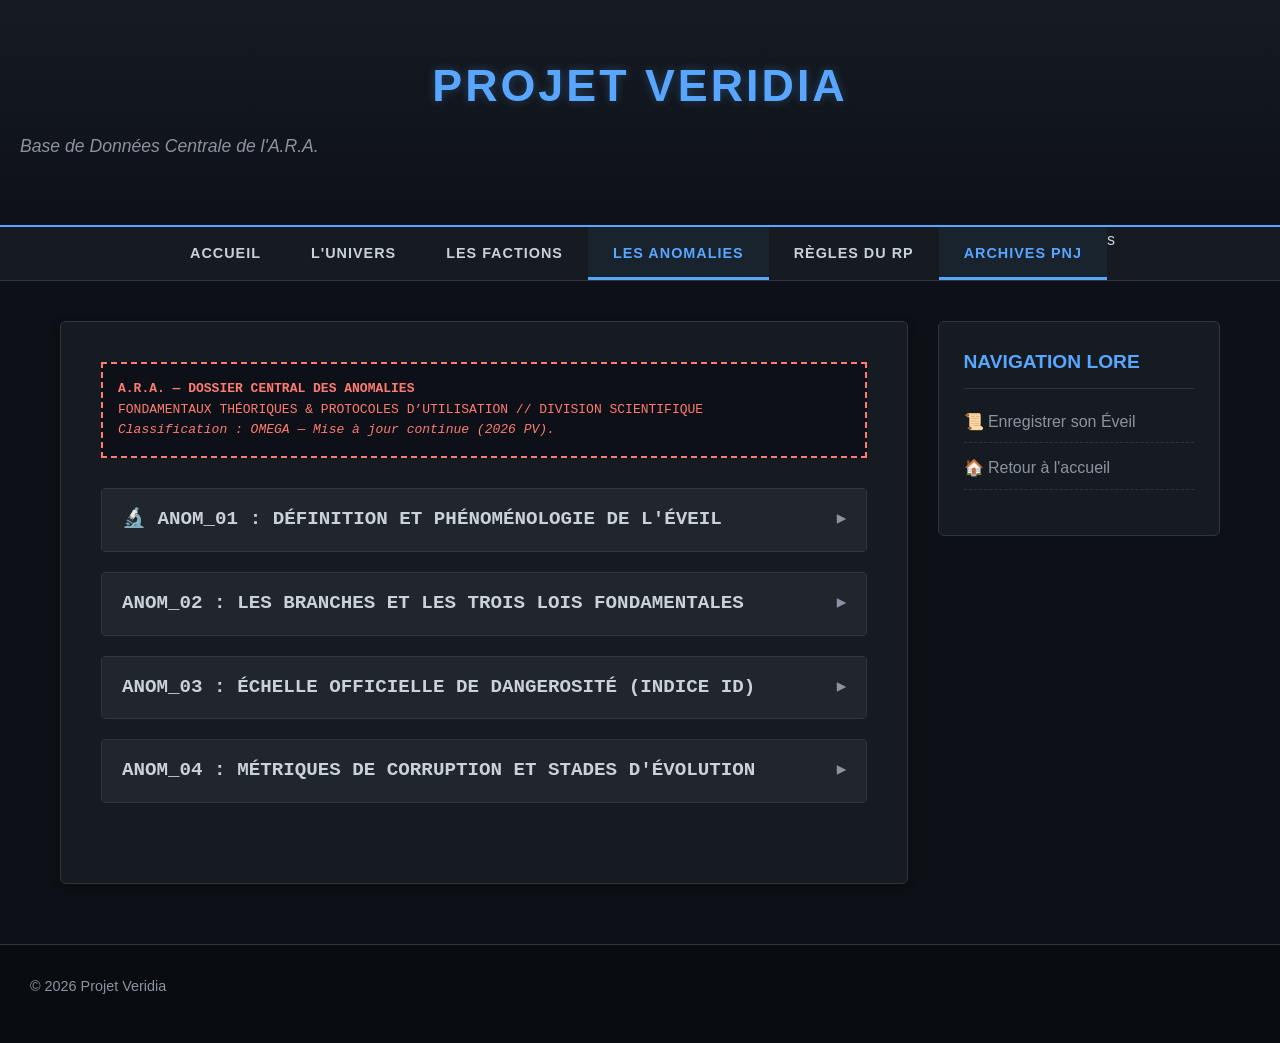
<file: magie.html>
<!DOCTYPE html>
<html lang="fr">
<head>
    <meta charset="UTF-8">
    <meta name="viewport" content="width=device-width, initial-scale=1.0">
    <title>Projet Veridia - Système des Anomalies</title>
    <link rel="stylesheet" href="style.css">
    <style>
        .ara-scientific-header {
            background-color: #0d1117;
            border: 2px dashed #ff7b72;
            padding: 15px;
            margin-bottom: 30px;
            font-family: monospace;
            color: #ff7b72;
        }

        .ara-accordion {
            margin-bottom: 20px;
            border: 1px solid #30363d;
            border-radius: 4px;
            overflow: hidden;
            background-color: #161b22;
        }

        .ara-accordion summary {
            padding: 15px 20px;
            font-size: 1.2rem;
            font-family: monospace;
            font-weight: bold;
            cursor: pointer;
            list-style: none;
            display: flex;
            justify-content: space-between;
            align-items: center;
            user-select: none;
            background-color: #21262d;
            color: #c9d1d9;
            border-bottom: 1px solid transparent;
        }

        .ara-accordion summary:hover {
            background-color: #30363d;
            color: #ffffff;
        }

        .ara-accordion summary::after {
            content: '▶';
            font-size: 0.9rem;
            transition: transform 0.3s ease;
            color: #8b949e;
        }

        .ara-accordion[open] {
            border-color: #ff7b72;
        }
        .ara-accordion[open] summary {
            border-bottom: 1px solid #30363d;
            color: #ff7b72;
        }
        .ara-accordion[open] summary::after {
            transform: rotate(90deg);
            color: #ff7b72;
        }

        /* Contenu Déplié */
        .ara-content {
            padding: 25px;
            animation: terminalBlurIn 0.3s ease-out;
            line-height: 1.6;
        }

        @keyframes terminalBlurIn {
            from { opacity: 0; filter: blur(3px); }
            to { opacity: 1; filter: blur(0); }
        }

        .ara-report-box {
            background-color: #0d1117;
            border-left: 3px solid #58a6ff;
            padding: 15px;
            margin: 20px 0;
            font-family: monospace;
            color: #8b949e;
        }
        .ara-report-box strong {
            color: #58a6ff;
        }

        .vnn-fragment {
            background-color: #0d1117;
            border-left: 3px solid #f2cc60;
            padding: 15px;
            margin: 20px 0;
            font-family: monospace;
            font-style: italic;
            color: #8b949e;
        }
        .vnn-fragment strong { color: #f2cc60; }

        .matrix-table {
            width: 100%;
            border-collapse: collapse;
            margin: 20px 0;
            background-color: rgba(0, 0, 0, 0.2);
            font-family: monospace;
            font-size: 0.9rem;
        }
        .matrix-table th, .matrix-table td {
            padding: 12px;
            border: 1px solid #30363d;
            text-align: left;
        }
        .matrix-table th {
            background-color: rgba(255, 255, 255, 0.05);
            color: #c9d1d9;
        }

        .badge {
            padding: 2px 6px;
            border-radius: 3px;
            font-weight: bold;
        }
        .badge-g { color: #56d364; background: rgba(56, 211, 100, 0.15); border: 1px solid #56d364; }
        .badge-b { color: #58a6ff; background: rgba(88, 166, 255, 0.15); border: 1px solid #58a6ff; }
        .badge-y { color: #f2cc60; background: rgba(242, 204, 96, 0.15); border: 1px solid #f2cc60; }
        .badge-o { color: #f0883e; background: rgba(240, 136, 62, 0.15); border: 1px solid #f0883e; }
        .badge-r { color: #ff7b72; background: rgba(255, 123, 114, 0.15); border: 1px solid #ff7b72; }
        .badge-p { color: #d2aeee; background: rgba(210, 174, 238, 0.15); border: 1px solid #d2aeee; }
    </style>
</head>
<body>
    <header>
        <h1>Projet Veridia</h1>
        <p>Base de Données Centrale de l'A.R.A.</p>
    </header>

    <nav>
        <a href="index.html">Accueil</a>
        <a href="univers.html">L'Univers</a>
        <a href="factions.html">Les Factions</a>
        <a href="magie.html" class="active">Les Anomalies</a>
        <a href="regles.html">Règles du RP</a>
        <a href="pnj.html" class="active">Archives PNJ</a>s
    </nav>

    <div class="container">
        <main>
            <section>
                <div class="ara-scientific-header">
                    <strong>A.R.A. — DOSSIER CENTRAL DES ANOMALIES</strong><br>
                    FONDAMENTAUX THÉORIQUES & PROTOCOLES D’UTILISATION // DIVISION SCIENTIFIQUE<br>
                    <em>Classification : OMEGA — Mise à jour continue (2026 PV).</em>
                </div>

                <details class="ara-accordion">
                    <summary>🔬 ANOM_01 : DÉFINITION ET PHÉNOMÉNOLOGIE DE L'ÉVEIL</summary>
                    <div class="ara-content">
                        <h3>I. Définition Opérationnelle</h3>
                        <p>L’A.R.A. définit une <strong>Anomalie</strong> comme une altération localisée des lois de la réalité, résultant d’une Résonance stable ou instable entre un individu et les Flux environnementaux. Les Anomalies ne constituent pas une forme de “magie” externe : elles sont <strong>intrinsèques à l’individu</strong>. Aucune entité consciente ou divine n'a été validée[cite: 10].</p>
                        
                        <div class="ara-report-box">
                            <strong>📌 NOTE DE TERRAIN — OBSERVATION A.R.A. #17 :</strong><br>
                            « Nous avons cessé de chercher une source externe. Tout indique que le problème… vient de nous. »[cite: 10]
                        </div>

                        <h3>II. Phénoménologie de l’Éveil</h3>
                        <p>L’Éveil correspond au moment où une Anomalie devient active[cite: 10]. Il survient généralement lors de situations critiques : stress émotionnel extrême, danger vital, exposition prolongée aux Flux ou rupture psychologique[cite: 10].</p>
                        <p>Les manifestations varient d'une altération de la perception locale à des décharges énergétiques massives, bien que certaines activations passent totalement inaperçues[cite: 10].</p>

                        <div class="ara-report-box">
                            <strong>📌 NOTE CLINIQUE :</strong><br>
                            « L’Éveil n’est pas un événement. C’est un point de non-retour. »[cite: 10]
                        </div>
                    </div>
                </details>

                <details class="ara-accordion">
                    <summary>ANOM_02 : LES BRANCHES ET LES TROIS LOIS FONDAMENTALES</summary>
                    <div class="ara-content">
                        <h3>I. Branches Connues</h3>
                        <p>Chaque individu semble résonner avec une structure dominante unique. Aucune hybridation complète n'est documentée à ce jour[cite: 10] :</p>
                        <ul>
                            <li><strong>Technomancie :</strong> Interaction directe avec les systèmes, machines et flux de données[cite: 10].</li>
                            <li><strong>Biomancie :</strong> Altération, modification et influence du vivant[cite: 10].</li>
                            <li><strong>Illusionnisme :</strong> Manipulation perceptive et altération des sens[cite: 10].</li>
                            <li><strong>Cinétique :</strong> Influence directe du mouvement, des forces physiques et de l'inertie[cite: 10].</li>
                            <li><strong>Échos cognitifs :</strong> Manipulation ou altération de la mémoire, de la perception et de la conscience[cite: 10].</li>
                        </ul>

                        <h3>II. Les Trois Lois des Anomalies</h3>
                        <ol>
                            <li><strong>Première Loi — Principe de Coût :</strong> Toute utilisation entraîne une consommation de <em>Résonance</em>. Plus l’effet est complexe, plus le coût est élevé[cite: 10].</li>
                            <li><strong>Deuxième Loi — Principe de Marque :</strong> Toute utilisation laisse une trace physique, psychologique ou émotionnelle sur l’utilisateur, regroupée sous le terme de <strong>☣️ Corruption</strong>[cite: 10].</li>
                            <li><strong>Troisième Loi — Principe de Limitation :</strong> Aucune Anomalie n'est absolue. Chaque individu possède une faiblesse exploitable[cite: 10].</li>
                        </ol>
                    </div>
                </details>

                <details class="ara-accordion">
                    <summary>ANOM_03 : ÉCHELLE OFFICIELLE DE DANGEROSITÉ (INDICE ID)</summary>
                    <div class="ara-content">
                        <p>L’Indice de Dangerosité (ID) évalue la <strong>probabilité de perturbation du système environnant</strong> provoquée par un utilisateur de Flux, et non sa puissance brute[cite: 10].</p>

                        <table class="matrix-table">
                            <thead>
                                <tr>
                                    <th>Classification ID</th>
                                    <th>Désignation Opérationnelle</th>
                                    <th>Protocole A.R.A.</th>
                                </tr>
                            </thead>
                            <tbody>
                                <tr>
                                    <td><span class="badge badge-g">ID-1</span></td>
                                    <td><strong>Individu standard</strong></td>
                                    <td>Aucune activité anormale détectée. Population civile non affectée[cite: 10].</td>
                                </tr>
                                <tr>
                                    <td><span class="badge badge-b">ID-2</span></td>
                                    <td><strong>Éveillé stable</strong></td>
                                    <td>Activation contrôlée d’Anomalie. Risque faible en conditions normales[cite: 10].</td>
                                </tr>
                                <tr>
                                    <td><span class="badge badge-y">ID-3</span></td>
                                    <td><strong>Individu instable surveillé</strong></td>
                                    <td>Variations de Résonance. Surveillance recommandée[cite: 10].</td>
                                </tr>
                                <tr>
                                    <td><span class="badge badge-o">ID-4</span></td>
                                    <td><strong>Menace locale</strong></td>
                                    <td>Activations non contrôlées fréquentes. Impact sur l'environnement direct[cite: 10].</td>
                                </tr>
                                <tr>
                                    <td><span class="badge badge-r">ID-5</span></td>
                                    <td><strong>Menace critique</strong></td>
                                    <td>Instabilité majeure confirmée. Intervention spécialisée obligatoire[cite: 10].</td>
                                </tr>
                                <tr>
                                    <td><span class="badge badge-p">ID-6</span></td>
                                    <td><strong>Catastrophe active</strong></td>
                                    <td>Effondrement local des paramètres physiques. Priorité absolue d'intervention[cite: 10].</td>
                                </tr>
                            </tbody>
                        </table>
                    </div>
                </details>

                <details class="ara-accordion">
                    <summary>ANOM_04 : MÉTRIQUES DE CORRUPTION ET STADES D'ÉVOLUTION</summary>
                    <div class="ara-content">
                        <h3>I. Échelle de Stabilité Anomalique (Corruption)</h3>
                        <p>La Corruption mesure le désalignement progressif d'un individu avec la stabilité biologique et cognitive standard[cite: 10].</p>

                        <table class="matrix-table">
                            <thead>
                                <tr>
                                    <th>Niveau</th>
                                    <th>Seuil Métrique</th>
                                    <th>Symptômes Cliniques Documentés</th>
                                </tr>
                            </thead>
                            <tbody>
                                <tr>
                                    <td><span class="badge badge-g">Niveau 0</span></td>
                                    <td>0 à 5 %</td>
                                    <td><strong>Stable.</strong> Fonctionnement biologique standard[cite: 10].</td>
                                </tr>
                                <tr>
                                    <td><span class="badge badge-y">Niveau I</span></td>
                                    <td>6 à 20 %</td>
                                    <td><strong>Résonance active.</strong> Fatigue, insomnie, micro-variations physiologiques[cite: 10].</td>
                                </tr>
                                <tr>
                                    <td><span class="badge badge-o">Niveau II</span></td>
                                    <td>21 à 40 %</td>
                                    <td><strong>Modification structurelle.</strong> Altérations physiques et vocales visibles, instabilité[cite: 10].</td>
                                </tr>
                                <tr>
                                    <td><span class="badge badge-r">Niveau III</span></td>
                                    <td>41 à 60 %</td>
                                    <td><strong>Instabilité avancée.</strong> Perte de contrôle partielle des phénomènes, risque direct[cite: 10].</td>
                                </tr>
                                <tr>
                                    <td><span class="badge badge-p">Niveau IV</span></td>
                                    <td>61 à 80 %</td>
                                    <td><strong>Déviation critique.</strong> Transformation avancée, émergence de l'Anomalie dominante[cite: 10].</td>
                                </tr>
                                <tr>
                                    <td><span class="badge badge-crit" style="color:#fff;">Niveau V</span></td>
                                    <td>81 à 100 %</td>
                                    <td><strong>Singularité.</strong> Perte d'humanité. Effondrement des paramètres standards. Inversable[cite: 10].</td>
                                </tr>
                            </tbody>
                        </table>

                        <h3>II. Stades d'Évolution RP</h3>
                        <ul>
                            <li><strong>Stade I — Éveil :</strong> Apparition soudaine du pouvoir. Instabilité maximale et dangerosité élevée[cite: 10].</li>
                            <li><strong>Stade II — Maîtrise :</strong> Compréhension des limites intrinsèques et réduction des incidents involontaires[cite: 10].</li>
                            <li><strong>Stade III — Spécialiste :</strong> Adaptation complète, développement d'un style d'utilisation propre et efficace[cite: 10].</li>
                        </ul>

                        <div class="vnn-fragment">
                            <strong>[FRAGMENT VNN — EXFILTRATION DE DOCUMENT]</strong><br>
                            « Selon un document interne de l’A.R.A. fuivant sur les réseaux… il n’existerait aucun lien direct entre puissance et danger réel… »<br>
                            <em>[Commentaire censuré : 'ça explique beaucoup de choses'][cite: 10]</em>
                        </div>
                    </div>
                </details>

            </section>
        </main>
        <aside>
            <h2>Navigation Lore</h2>
            <ul class="sidebar-links">
                <li><a href="guide.html">📜 Enregistrer son Éveil</a></li>
                <li><a href="index.html">🏠 Retour à l'accueil</a></li>
            </ul>
        </aside>
    </div>
    <footer><p>&copy; 2026 Projet Veridia</p></footer>
</body>
</html>
</file>
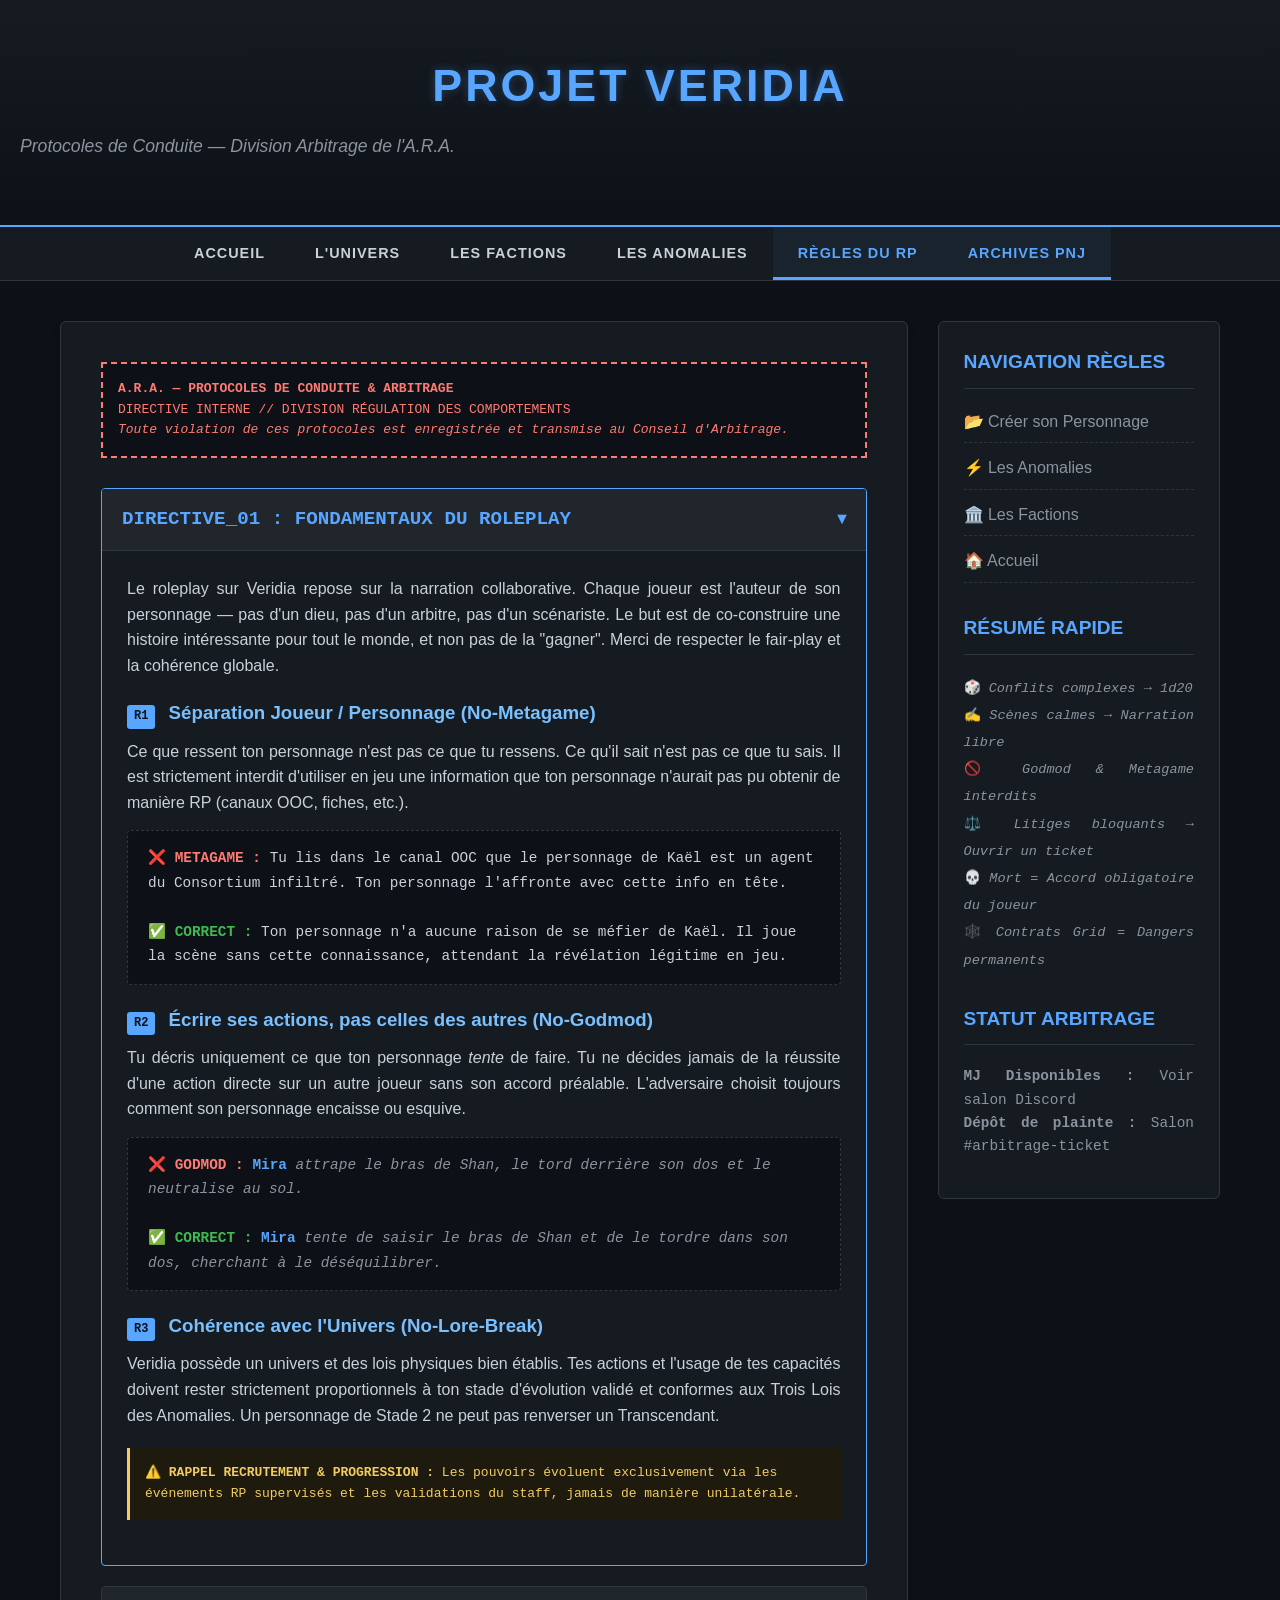
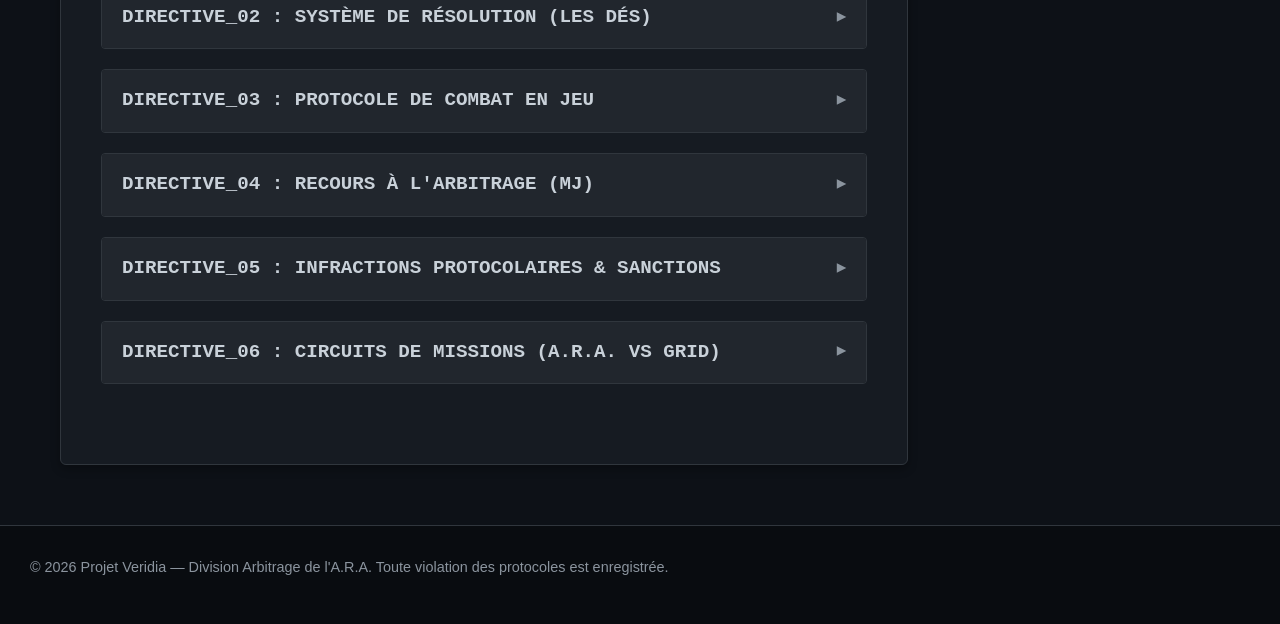
<file: regles.html>
<!DOCTYPE html>
<html lang="fr">
<head>
    <meta charset="UTF-8">
    <meta name="viewport" content="width=device-width, initial-scale=1.0">
    <title>Projet Veridia - Règles du RP</title>
    <link rel="stylesheet" href="style.css">
    <style>
        .ara-terminal-header {
            background-color: #0d1117;
            border: 2px dashed #ff7b72;
            padding: 15px;
            margin-bottom: 30px;
            font-family: monospace;
            color: #ff7b72;
        }

        .ara-accordion {
            margin-bottom: 20px;
            border: 1px solid #30363d;
            border-radius: 4px;
            overflow: hidden;
            background-color: #161b22;
        }

        .ara-accordion summary {
            padding: 15px 20px;
            font-size: 1.2rem;
            font-family: monospace;
            font-weight: bold;
            cursor: pointer;
            list-style: none;
            display: flex;
            justify-content: space-between;
            align-items: center;
            user-select: none;
            background-color: #21262d;
            color: #c9d1d9;
            border-bottom: 1px solid transparent;
        }

        .ara-accordion summary:hover {
            background-color: #30363d;
            color: #ffffff;
        }

        .ara-accordion summary::after {
            content: '▶';
            font-size: 0.9rem;
            transition: transform 0.3s ease;
            color: #8b949e;
        }

        .ara-accordion[open] { border-color: #58a6ff; }
        .ara-accordion[open] summary {
            border-bottom: 1px solid #30363d;
            color: #58a6ff;
        }
        .ara-accordion[open] summary::after {
            transform: rotate(90deg);
            color: #58a6ff;
        }

        .ara-content {
            padding: 25px;
            animation: terminalBlurIn 0.3s ease-out;
            line-height: 1.6;
        }

        @keyframes terminalBlurIn {
            from { opacity: 0; filter: blur(3px); }
            to { opacity: 1; filter: blur(0); }
        }

        .ara-alert-box {
            background-color: #211515;
            border-left: 3px solid #ff7b72;
            padding: 15px;
            margin: 20px 0;
            font-family: monospace;
            color: #ff7b72;
        }

        .ara-info-box {
            background-color: #0d1117;
            border-left: 3px solid #58a6ff;
            padding: 15px;
            margin: 20px 0;
            font-family: monospace;
            color: #8b949e;
        }

        .ara-success-box {
            background-color: #0f1f12;
            border-left: 3px solid #3fb950;
            padding: 15px;
            margin: 20px 0;
            font-family: monospace;
            color: #3fb950;
        }

        .ara-warn-box {
            background-color: #1f1a0e;
            border-left: 3px solid #f2cc60;
            padding: 15px;
            margin: 20px 0;
            font-family: monospace;
            color: #f2cc60;
        }

        .dice-block {
            background-color: #0d1117;
            border: 1px solid #30363d;
            border-radius: 6px;
            padding: 20px;
            margin: 20px 0;
            font-family: monospace;
        }

        .dice-block h4 {
            color: #79c0ff;
            margin-bottom: 12px;
            font-size: 1rem;
        }

        .example-rp {
            background-color: #0d1117;
            border: 1px dashed #30363d;
            border-radius: 4px;
            padding: 15px 20px;
            margin: 15px 0;
            font-family: monospace;
            font-size: 0.9rem;
            line-height: 1.7;
            color: #c9d1d9;
        }

        .example-rp .speaker {
            color: #58a6ff;
            font-weight: bold;
        }

        .example-rp .action {
            color: #8b949e;
            font-style: italic;
        }

        .example-rp .bad {
            color: #ff7b72;
            font-weight: bold;
        }

        .example-rp .good {
            color: #3fb950;
            font-weight: bold;
        }

        .rule-number {
            display: inline-block;
            background-color: #58a6ff;
            color: #0d1117;
            font-family: monospace;
            font-weight: bold;
            font-size: 0.75rem;
            padding: 2px 7px;
            border-radius: 3px;
            margin-right: 8px;
        }

        table {
            width: 100%;
            border-collapse: collapse;
            margin: 15px 0;
            font-family: monospace;
            font-size: 0.9rem;
        }

        th {
            background-color: #21262d;
            color: #58a6ff;
            padding: 10px 14px;
            text-align: left;
            border: 1px solid #30363d;
        }

        td {
            padding: 9px 14px;
            border: 1px solid #30363d;
            color: #c9d1d9;
            vertical-align: top;
        }

        tr:nth-child(even) td { background-color: #161b22; }
        tr:nth-child(odd) td { background-color: #0d1117; }
    </style>
</head>
<body>
    <header>
        <h1>Projet Veridia</h1>
        <p>Protocoles de Conduite — Division Arbitrage de l'A.R.A.</p>
    </header>

    <nav>
        <a href="index.html">Accueil</a>
        <a href="univers.html">L'Univers</a>
        <a href="factions.html">Les Factions</a>
        <a href="magie.html">Les Anomalies</a>
        <a href="regles.html" class="active">Règles du RP</a>
        <a href="pnj.html" class="active">Archives PNJ</a>
    </nav>

    <div class="container">
        <main>
            <section>
                <div class="ara-terminal-header">
                    <strong>A.R.A. — PROTOCOLES DE CONDUITE & ARBITRAGE</strong><br>
                    DIRECTIVE INTERNE // DIVISION RÉGULATION DES COMPORTEMENTS<br>
                    <em>Toute violation de ces protocoles est enregistrée et transmise au Conseil d'Arbitrage.</em>
                </div>

                <details class="ara-accordion" open>
                    <summary>DIRECTIVE_01 : FONDAMENTAUX DU ROLEPLAY</summary>
                    <div class="ara-content">
                        <p>Le roleplay sur Veridia repose sur la narration collaborative. Chaque joueur est l'auteur de son personnage — pas d'un dieu, pas d'un arbitre, pas d'un scénariste. Le but est de co-construire une histoire intéressante pour tout le monde, et non pas de la "gagner". Merci de respecter le fair-play et la cohérence globale.</p>

                        <h3><span class="rule-number">R1</span> Séparation Joueur / Personnage (No-Metagame)</h3>
                        <p>Ce que ressent ton personnage n'est pas ce que tu ressens. Ce qu'il sait n'est pas ce que tu sais. Il est strictement interdit d'utiliser en jeu une information que ton personnage n'aurait pas pu obtenir de manière RP (canaux OOC, fiches, etc.).</p>

                        <div class="example-rp">
                            <span class="bad">❌ METAGAME :</span> Tu lis dans le canal OOC que le personnage de Kaël est un agent du Consortium infiltré. Ton personnage l'affronte avec cette info en tête.<br><br>
                            <span class="good">✅ CORRECT :</span> Ton personnage n'a aucune raison de se méfier de Kaël. Il joue la scène sans cette connaissance, attendant la révélation légitime en jeu.
                        </div>

                        <h3><span class="rule-number">R2</span> Écrire ses actions, pas celles des autres (No-Godmod)</h3>
                        <p>Tu décris uniquement ce que ton personnage <em>tente</em> de faire. Tu ne décides jamais de la réussite d'une action directe sur un autre joueur sans son accord préalable. L'adversaire choisit toujours comment son personnage encaisse ou esquive.</p>

                        <div class="example-rp">
                            <span class="bad">❌ GODMOD :</span> <span class="speaker">Mira</span> <span class="action">attrape le bras de Shan, le tord derrière son dos et le neutralise au sol.</span><br><br>
                            <span class="good">✅ CORRECT :</span> <span class="speaker">Mira</span> <span class="action">tente de saisir le bras de Shan et de le tordre dans son dos, cherchant à le déséquilibrer.</span>
                        </div>

                        <h3><span class="rule-number">R3</span> Cohérence avec l'Univers (No-Lore-Break)</h3>
                        <p>Veridia possède un univers et des lois physiques bien établis. Tes actions et l'usage de tes capacités doivent rester strictement proportionnels à ton stade d'évolution validé et conformes aux Trois Lois des Anomalies. Un personnage de Stade 2 ne peut pas renverser un Transcendant.</p>

                        <div class="ara-warn-box">
                            <strong>⚠️ RAPPEL RECRUTEMENT & PROGRESSION :</strong> Les pouvoirs évoluent exclusivement via les événements RP supervisés et les validations du staff, jamais de manière unilatérale.
                        </div>
                    </div>
                </details>
                <details class="ara-accordion">
                    <summary>DIRECTIVE_02 : SYSTÈME DE RÉSOLUTION (LES DÉS)</summary>
                    <div class="ara-content">
                        <p>La narration libre gère la majorité des interactions courantes. Cependant, dès que le résultat d'une action devient <strong>incertain et présente un enjeu réel</strong> pour les deux parties, l'utilisation d'un dé à vingt faces (<strong>1d20</strong>) devient la norme absolue.</p>

                        <div class="dice-block">
                            <h4>TABLEAU DE RÉSOLUTION STANDARD — 1d20</h4>
                            <table>
                                <thead>
                                    <tr><th>Résultat</th><th>Niveau</th><th>Effet narratif</th></tr>
                                </thead>
                                <tbody>
                                    <tr><td>1</td><td>🔴 Échec Critique</td><td>L'action échoue lamentablement et se retourne contre toi.</td></tr>
                                    <tr><td>2 – 6</td><td>🟠 Échec</td><td>L'action échoue. L'adversaire garde l'avantage complet.</td></tr>
                                    <tr><td>7 – 11</td><td>🟡 Succès Partiel</td><td>L'action réussit, mais s'accompagne d'une complication ou d'un coût.</td></tr>
                                    <tr><td>12 – 17</td><td>🟢 Succès</td><td>L'action se déroule exactement comme prévu.</td></tr>
                                    <tr><td>18 – 19</td><td>🔵 Succès Critique</td><td>L'action réussit au-delà des attentes, offrant un avantage narratif.</td></tr>
                                    <tr><td>20</td><td>⚡ Succès Parfait</td><td>Réussite totale et spectaculaire validée par l'arbitrage.</td></tr>
                                </tbody>
                            </table>
                        </div>

                        <h3>Modificateurs de Contexte</h3>
                        <p>Certains facteurs peuvent altérer ton jet via un bonus d'<strong>avantage (+3)</strong> ou un malus de <strong>désavantage (-3)</strong> :</p>

                        <table>
                            <thead>
                                <tr><th>Situation de jeu</th><th>Modificateur</th></tr>
                            </thead>
                            <tbody>
                                <tr><td>Utiliser son Anomalie dans son concept de prédilection</td><td>+3</td></tr>
                                <tr><td>Agir en Résonance avec un allié compatible</td><td>+3</td></tr>
                                <tr><td>Environnement favorable au concept de l'Anomalie</td><td>+2</td></tr>
                                <tr><td>Première utilisation d'un pouvoir non encore maîtrisé</td><td>-2</td></tr>
                                <tr><td>Agir sous Corruption avancée (Stade Mental ou Spirituel)</td><td>-3</td></tr>
                                <tr><td>Affronter un adversaire de stade supérieur</td><td>-3</td></tr>
                            </tbody>
                        </table>

                        <div class="example-rp">
                            <strong>EXEMPLE D'APPLICATION :</strong><br><br>
                            <span class="speaker">Kira (Électricité)</span> <span class="action">tente de surcharger le panneau de sécurité du laboratoire.</span><br>
                            Le joueur lance le dé et obtient un <strong>9</strong> (Succès Partiel).<br><br>
                            <span class="action">Résolution : Le panneau s'éteint bien, mais les fusibles explosent avec un grand flash bruyant, alertant les patrouilles à proximité. Kira remplit son objectif mais perd sa discrétion.</span>
                        </div>

                        <div class="ara-info-box">
                            <strong>CONSEIL DE FLUX :</strong> Ne sortez pas les dés pour les discussions, les moments d'ambiance ou les scènes sociales. La narration libre prévaut tant qu'il n'y a pas de confrontation ou de danger immédiat.
                        </div>
                    </div>
                </details>

                <details class="ara-accordion">
                    <summary>DIRECTIVE_03 : PROTOCOLE DE COMBAT EN JEU</summary>
                    <div class="ara-content">
                        <p>Un combat RP est avant tout une scène d'action co-écrite. Qu'importe l'issue (victoire ou défaite), l'objectif est d'alimenter l'évolution narrative des deux personnages impliqués.</p>

                        <h3><span class="rule-number">C1</span> Déclarer avant de lancer</h3>
                        <p>Chaque joueur doit d'abord décrire son intention d'action dans son message écrit avant de procéder au jet de dé. Le résultat chiffré guidera ensuite la rédaction de la réaction.</p>

                        <h3><span class="rule-number">C2</span> Une action majeure par tour</h3>
                        <p>Un tour équivaut à une seule action principale. Il est impossible d'attaquer au corps à corps, d'esquiver une attaque et de lancer un sort complexe dans un même paragraphe. Une narration riche ne signifie pas multiplier les actions physiques.</p>

                        <h3><span class="rule-number">C3</span> Acceptation des Conséquences</h3>
                        <p>Ignorer un résultat de dé défavorable ou omettre de jouer les contrecoups de son échec est assimilé à du powerplay. Si ton jet échoue, ton personnage doit en subir l'impact direct dans sa prochaine ligne.</p>

                        <h3><span class="rule-number">C4</span> Neutralisation et Mort de personnage</h3>
                        <p>Un personnage ne subira <strong>jamais de mort définitive (Player Kill) sans le consentement explicite</strong> de son joueur. Cependant, la mise hors combat (blessure lourde, coma, capture) est une issue normale dictée par les dés et doit être acceptée sans négociation.</p>

                        <div class="ara-alert-box">
                            <strong>RÈGLE D'OR DE LA DIVISION :</strong> Forcer la mort ou la mutilation permanente d'un tiers sans accord est passible d'une exclusion immédiate de la scène et d'une sanction disciplinaire.
                        </div>
                    </div>
                </details>

                <details class="ara-accordion">
                    <summary>DIRECTIVE_04 : RECOURS À L'ARBITRAGE (MJ)</summary>
                    <div class="ara-content">
                        <p>Les Maîtres du Jeu n'interviennent pas pour modérer vos interactions quotidiennes, mais régulent les points de rupture et les évolutions de lore majeurs.</p>

                        <h3>Quand solliciter l'aide d'un MJ ?</h3>
                        <ul>
                            <li>Un désaccord persistant sur l'interprétation narrative d'un dé.</li>
                            <li>Une action litigieuse qui semble dépasser le stade officiel d'un joueur.</li>
                            <li>Un événement modifiant drastiquement l'univers (destruction, trahison de faction majeure).</li>
                            <li>Une demande formelle d'évolution de Stade (Stade 2 à 3, etc.).</li>
                        </ul>

                        <div class="ara-success-box">
                            <strong>PROTOCOLE DE SIGNALEMENT :</strong><br>
                            1. Indiquez la mention <strong>[PAUSE]</strong> dans le canal concerné pour figer la scène.<br>
                            2. Ouvrez un ticket via le salon dédié ou contactez un MJ disponible avec un résumé factuel.<br>
                            3. Le MJ rend un arbitrage ferme. Sa décision est définitive et non négociable.
                        </div>
                    </div>
                </details>

                <details class="ara-accordion">
                    <summary>DIRECTIVE_05 : INFRACTIONS PROTOCOLAIRES & SANCTIONS</summary>
                    <div class="ara-content">
                        <p>La Division d'Arbitrage applique des sanctions graduées ou immédiates selon la gravité du comportement répréhensible observé sur le serveur.</p>

                        <table>
                            <thead>
                                <tr><th>Conduite Prohibée</th><th>Définition Technique</th><th>Sanction Standard</th></tr>
                            </thead>
                            <tbody>
                                <tr>
                                    <td><strong>Godmod</strong></td>
                                    <td>Prendre le contrôle du personnage d'autrui ou valider ses propres coups unilatéralement.</td>
                                    <td>Avertissement formel et annulation de l'action.</td>
                                </tr>
                                <tr>
                                    <td><strong>Metagame</strong></td>
                                    <td>Exploiter des données lues hors-jeu pour avantager son personnage dans l'histoire.</td>
                                    <td>Retrait immédiat de l'avantage et invalidation de la scène.</td>
                                </tr>
                                <tr>
                                    <td><strong>Powerplay / Anti-Fairplay</strong></td>
                                    <td>Refuser systématiquement l'échec, ignorer les contrecoups et se comporter en entité invincible.</td>
                                    <td>Mise à pied et suspension temporaire du personnage.</td>
                                </tr>
                                <tr>
                                    <td><strong>Lore-Break</strong></td>
                                    <td>Violer délibérément la géographie de la ville ou le fonctionnement fondamental du Flux.</td>
                                    <td>Retcon (correction narrative) obligatoire sous supervision.</td>
                                </tr>
                                <tr>
                                    <td><strong>PK Non Consenti</strong></td>
                                    <td>Tenter d'éliminer définitivement le personnage d'un joueur sans son autorisation écrite.</td>
                                    <td>Annulation immédiate de la scène + avertissement de niveau rouge.</td>
                                </tr>
                            </tbody>
                        </table>
                    </div>
                </details>

                <details class="ara-accordion">
                    <summary>DIRECTIVE_06 : CIRCUITS DE MISSIONS (A.R.A. VS GRID)</summary>
                    <div class="ara-content">
                        <p>Les opportunités et les quêtes à Veridia se divisent en deux réseaux d'annonces aux philosophies radicalement opposées, à utiliser selon l'alignement et le profil de votre personnage.</p>

                        <h3>L'A.R.A. (Agence de Régulation des Anomalies) — Canal Officiel</h3>
                        <p>Il s'agit de l'organisme de diffusion public et gouvernemental de la ville. Ses directives et appels d'offres visent à maintenir l'ordre et la sécurité publique.</p>
                        <ul>
                            <li><strong>Accessibilité :</strong> Ouvert à l'intégralité de la population civile, des citoyens lambda (Mondains) jusqu'aux Éveillés enregistrés.</li>
                            <li><strong>Typologie de missions :</strong> Gestion de crises mineures en zone urbaine, rapports d'incidents mineurs, logistique et stabilisation civile.</li>
                            <li><strong>Bénéfices :</strong> Gain de réputation légale, influence sociale et accès à des infrastructures sécurisées.</li>
                            <li><strong>Facteur de Risque :</strong> Faible à modéré. Les actions sont encadrées et se déroulent sous les yeux de la ville entière.</li>
                        </ul>

                        <h3>Le Grid — Réseau Clandestin Crypté</h3>
                        <p>Le Grid représente le dark web non censuré de Veridia. Totalement affranchi de la surveillance de l'A.R.A., ce marché noir centralise toutes les requêtes illégitimes ou inavouables de la cité.</p>
                        <ul>
                            <li><strong>Accessibilité :</strong> Filtré et strictement restreint. Seuls les mercenaires réputés ou les membres de factions confirmés (Consortium, Syndicat, Gaïa) y possèdent un accès fonctionnel. Les civils en sont totalement exclus.</li>
                            <li><strong>Typologie de missions :</strong> Opérations d'assassinat ciblé, vols de technologies ou d'artefacts, sabotage industriel, extractions clandestines.</li>
                            <li><strong>Bénéfices :</strong> Devises majeures, obtention d'artefacts de flux uniques et progression rapide dans les cercles criminels.</li>
                            <li><strong>Facteur de Risque :</strong> Critique et mortel. En acceptant un contrat du Grid, vous signez une décharge : les représailles y sont définitives et peuvent mener à des captures ou des séquelles physiques lourdes.</li>
                        </ul>
                    </div>
                </details>

            </section>
        </main>

        <aside>
            <h2>Navigation Règles</h2>
            <ul class="sidebar-links">
                <li><a href="guide.html">📂 Créer son Personnage</a></li>
                <li><a href="magie.html">⚡ Les Anomalies</a></li>
                <li><a href="factions.html">🏛️ Les Factions</a></li>
                <li><a href="index.html">🏠 Accueil</a></li>
            </ul>

            <h2 style="margin-top: 30px;">Résumé Rapide</h2>
            <p style="font-size: 0.85rem; color: #8b949e; line-height: 2; font-family: monospace;">
                🎲 <em>Conflits complexes → 1d20</em><br>
                ✍️ <em>Scènes calmes → Narration libre</em><br>
                🚫 <em>Godmod & Metagame interdits</em><br>
                ⚖️ <em>Litiges bloquants → Ouvrir un ticket</em><br>
                💀 <em>Mort = Accord obligatoire du joueur</em><br>
                🕸️ <em>Contrats Grid = Dangers permanents</em>
            </p>

            <h2 style="margin-top: 30px;">Statut Arbitrage</h2>
            <p style="font-size: 0.9rem; color: #8b949e; font-family: monospace;">
                <strong>MJ Disponibles :</strong> Voir salon Discord<br>
                <strong>Dépôt de plainte :</strong> Salon #arbitrage-ticket<br>
            </p>
        </aside>
    </div>

    <footer>
        <p>&copy; 2026 Projet Veridia — Division Arbitrage de l'A.R.A. Toute violation des protocoles est enregistrée.</p>
    </footer>
</body>
</html>
</file>
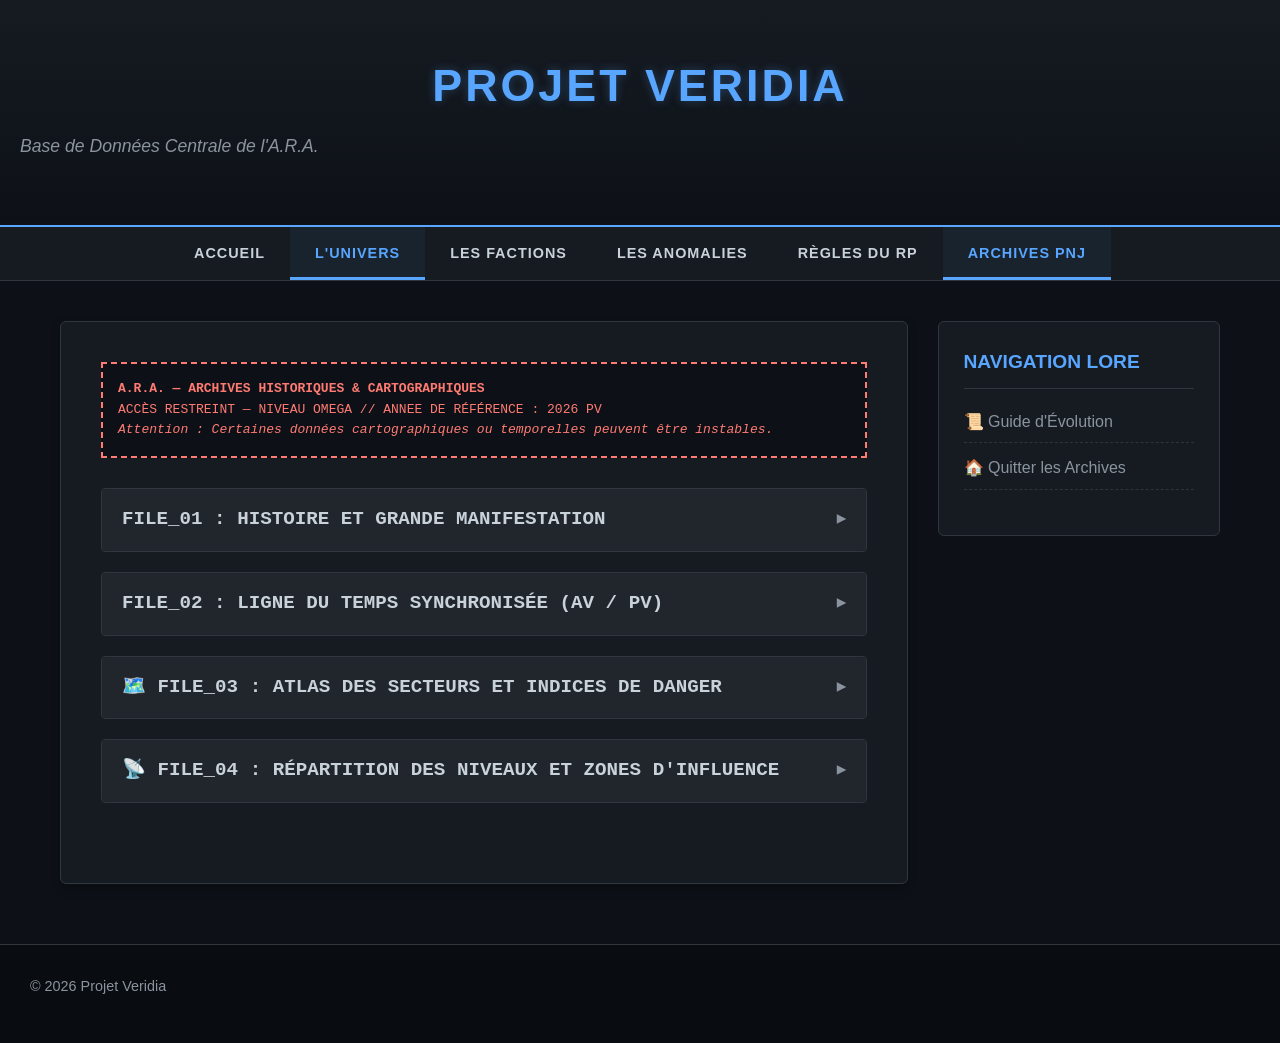
<file: univers.html>
<!DOCTYPE html>
<html lang="fr">
<head>
    <meta charset="UTF-8">
    <meta name="viewport" content="width=device-width, initial-scale=1.0">
    <title>Projet Veridia - Archives A.R.A.</title>
    <link rel="stylesheet" href="style.css">
    <style>
        .ara-terminal-header {
            background-color: #0d1117;
            border: 2px dashed #ff7b72;
            padding: 15px;
            margin-bottom: 30px;
            font-family: monospace;
            color: #ff7b72;
        }

        .ara-accordion {
            margin-bottom: 20px;
            border: 1px solid #30363d;
            border-radius: 4px;
            overflow: hidden;
            background-color: #161b22;
        }

        .ara-accordion summary {
            padding: 15px 20px;
            font-size: 1.2rem;
            font-family: monospace;
            font-weight: bold;
            cursor: pointer;
            list-style: none;
            display: flex;
            justify-content: space-between;
            align-items: center;
            user-select: none;
            background-color: #21262d;
            color: #c9d1d9;
            border-bottom: 1px solid transparent;
        }

        .ara-accordion summary:hover {
            background-color: #30363d;
            color: #ffffff;
        }

        .ara-accordion summary::after {
            content: '▶';
            font-size: 0.9rem;
            transition: transform 0.3s ease;
            color: #8b949e;
        }

        .ara-accordion[open] {
            border-color: #58a6ff;
        }
        .ara-accordion[open] summary {
            border-bottom: 1px solid #30363d;
            color: #58a6ff;
        }
        .ara-accordion[open] summary::after {
            transform: rotate(90deg);
            color: #58a6ff;
        }

        .ara-content {
            padding: 25px;
            animation: terminalBlurIn 0.3s ease-out;
            line-height: 1.6;
        }

        @keyframes terminalBlurIn {
            from { opacity: 0; filter: blur(3px); }
            to { opacity: 1; filter: blur(0); }
        }

        .vnn-fragment {
            background-color: #0d1117;
            border-left: 3px solid #f2cc60;
            padding: 15px;
            margin: 20px 0;
            font-family: monospace;
            font-style: italic;
            color: #8b949e;
        }
        .vnn-fragment strong {
            color: #f2cc60;
        }

        .badge {
            padding: 2px 8px;
            border-radius: 3px;
            font-family: monospace;
            font-size: 0.8rem;
            font-weight: bold;
        }
        .badge-low { background-color: rgba(56, 139, 253, 0.15); color: #58a6ff; border: 1px solid #58a6ff; }
        .badge-mod { background-color: rgba(242, 204, 96, 0.15); color: #f2cc60; border: 1px solid #f2cc60; }
        .badge-high { background-color: rgba(242, 107, 33, 0.15); color: #f78166; border: 1px solid #f78166; }
        .badge-crit { background-color: rgba(248, 81, 73, 0.15); color: #ff7b72; border: 1px solid #ff7b72; }

        .sub-district {
            margin-left: 15px;
            margin-bottom: 15px;
            padding-left: 15px;
            border-left: 1px dotted #30363d;
        }
    </style>
</head>
<body>
    <header>
        <h1>Projet Veridia</h1>
        <p>Base de Données Centrale de l'A.R.A.</p>
    </header>

    <nav>
        <a href="index.html">Accueil</a>
        <a href="univers.html" class="active">L'Univers</a>
        <a href="factions.html">Les Factions</a>
        <a href="magie.html">Les Anomalies</a>
        <a href="regles.html">Règles du RP</a>
        <a href="pnj.html" class="active">Archives PNJ</a>
    </nav>

    <div class="container">
        <main>
            <section>
                <div class="ara-terminal-header">
                    <strong>A.R.A. — ARCHIVES HISTORIQUES & CARTOGRAPHIQUES</strong><br>
                    ACCÈS RESTREINT — NIVEAU OMEGA // ANNEE DE RÉFÉRENCE : 2026 PV<br>
                    <em>Attention : Certaines données cartographiques ou temporelles peuvent être instables.</em>
                </div>

                <details class="ara-accordion">
                    <summary>FILE_01 : HISTOIRE ET GRANDE MANIFESTATION</summary>
                    <div class="ara-content">
                        <h3>I. Avant la Grande Manifestation</h3>
                        <p>Avant l’apparition massive des Anomalies, les phénomènes liés aux Flux étaient rares, isolés et systématiquement dissimulés. Ils étaient classés sous le terme générique de <strong>Phénomènes Résiduels</strong> et étudiés en secret par des laboratoires aujourd'hui intégrés au Consortium.</p>
                        
                        <div class="vnn-fragment">
                            <strong>[FRAGMENT VNN — ARCHIVE PARTIELLE]</strong><br>
                            « …les autorités démentent toute activité paranormale dans le District Nord… les images circulant sur les réseaux sont qualifiées de falsifications avancées… »
                        </div>

                        <h3>II. La Grande Manifestation (Jour Zéro)</h3>
                        <p>Correspond à une explosion simultanée des Flux à l’échelle mondiale. En moins de quelques heures, des milliers d’individus sont devenus Éveillés, des infrastructures ont été altérées et des formes de vie inconnues sont apparues. Les hypothèses varient entre rupture naturelle du tissu de la réalité ou expérimentation technomagique ratée.</p>

                        <div class="vnn-fragment">
                            <strong>[FRAGMENT VNN — BROADCAST D’URGENCE]</strong><br>
                            « Nous interrompons notre programme habituel… des incidents multiples sont signalés dans toute la ville… certains quartiers ne répondent plus aux communications… »
                        </div>

                        <h3>III. Conséquences Immédiates & Stabilisation Actuelle</h3>
                        <p>Les semaines suivantes ont vu l'effondrement partiel de la sécurité classique, la formation des factions et la création d'urgence de l'A.R.A. Aujourd'hui, la ville est dans une phase de "stabilisation relative", où les anomalies ne disparaissent pas mais s'intègrent de force à l'écosystème urbain.</p>
                    </div>
                </details>

                <details class="ara-accordion">
                    <summary>FILE_02 : LIGNE DU TEMPS SYNCHRONISÉE (AV / PV)</summary>
                    <div class="ara-content">
                        <h3>🧬 Époque Pré-Anomalique (Jusqu'à 2025)</h3>
                        <ul>
                            <li><strong>AV -30 à -10 ans :</strong> Premiers rapports d'anomalies mineures étouffées par les autorités.</li>
                            <li><strong>AV -10 à -1 ans :</strong> Consolidation des données énergétiques par des consortiums scientifiques privés.</li>
                        </ul>

                        <h3>⚡ PV 0 : La Grande Manifestation (03 Janvier 2026)</h3>
                        <ul>
                            <li><strong>03/01/2026 :</strong> Activation globale des Flux et transformation de la structure urbaine de Veridia.</li>
                            <li><strong>Janvier - Février 2026 (PV 0.1) :</strong> Fondation de l’A.R.A. et mise en place des premiers protocoles de confinement contre la Corruption.</li>
                            <li><strong>Février - Mars 2026 (PV 0.2) :</strong> Structuration sociale. Le Consortium s'impose industriellement, les Enfants de Gaïa se regroupent et le Syndicat monte ses réseaux criminels.</li>
                        </ul>

                        <h3>🌆 PV 1 → Actuel (2026 PV) : Stabilisation Instable</h3>
                        <p>Normalisation partielle de la magie, développement des technologies hybrides (mana + numérique) mais multiplication des incidents critiques de Classe S.</p>
                        
                        <div class="vnn-fragment" style="border-left-color: #ff7b72;">
                            <strong>📌 NOTE SECRÈTE DE L'A.R.A :</strong><br>
                            Le temps à Veridia n’est plus linéaire. Certaines zones présentent des distorsions temporelles. Des cas de "mémoire altérée" et de "répétition locale" sont sous analyse active.
                        </div>
                    </div>
                </details>

                <details class="ara-accordion">
                    <summary>🗺️ FILE_03 : ATLAS DES SECTEURS ET INDICES DE DANGER</summary>
                    <div class="ara-content">
                        <p>Depuis la Grande Manifestation, la géographie administrative de Veridia s'est effacée au profit d'une classification fonctionnelle basée sur l'indice de dangerosité du Flux.</p>

                        <div class="sub-district">
                            <h4>🟢 Zones Sécurisées (Classe S) — <span class="badge badge-low">DANGER : FAIBLE</span></h4>
                            <p><strong>District Central :</strong> Siège de l'A.R.A., infrastructures hautement sécurisées, présence forte du Consortium. Les anomalies y sont rares, mais la guerre d'influence politique y est totale.</p>
                        </div>

                        <div class="sub-district">
                            <h4>🟡 Zones Instables (Classe A-B) — <span class="badge badge-mod">DANGER : MODÉRÉ</span></h4>
                            <p><strong>District Commercial & Technomagique :</strong> Hub économique majeur, marchés d'artefacts contrôlés. Les anomalies y sont contenues mais les accidents techniques restent fréquents.</p>
                        </div>

                        <div class="sub-district">
                            <h4>🔴 Zones Dangereuses (Classe C-S) — <span class="badge badge-high">DANGER : ÉLEVÉ</span></h4>
                            <p><strong>Districts Contaminés :</strong> Altérations physiques permanentes du terrain, lois naturelles modifiées, faune et flore mutées. Présence minimale de l'A.R.A.</p>
                        </div>

                        <div class="sub-district">
                            <h4>⚫ Zones Interdites (Classe Ω) — <span class="badge badge-crit">DANGER : CRITIQUE / INCONNU</span></h4>
                            <p><strong>Secteurs d'Échos & Nœuds Majeurs :</strong> Zones d'hallucinations collectives, boucles temporelles et disparitions pures et simples d'infrastructures. Cartographie impossible, accès strictement interdit.</p>
                        </div>
                    </div>
                </details>

                <details class="ara-accordion">
                    <summary>📡 FILE_04 : RÉPARTITION DES NIVEAUX ET ZONES D'INFLUENCE</summary>
                    <div class="ara-content">
                        <p>Veridia s'organise en anneaux urbains concentriques traversés par des axes énergétiques (les <em>Fluxways</em>). Plus l'on s'éloigne du cœur central, plus l'influence des lois gouvernementales diminue.</p>

                        <ul>
                            <li><strong>Niveau 1 — Le Cœur Central :</strong> Contrôlé par le Consortium (★★★★★) et l'A.R.A. (★★★★★). La réalité y est stabilisée par contrat.</li>
                            <li><strong>Niveau 3 — Zones de Transition :</strong> Quartiers Flux-Dérivés à l'architecture changeante. Territoire de maraude des Enfants de Gaïa (★★★☆☆) et de contrebande du Syndicat (★★★☆☆).</li>
                            <li><strong>Niveau 4 — Zones Noires (Quartiers du Syndicat) :</strong> Entièrement régis par les syndicats criminels. Marchés noirs d'artefacts illégaux, disparitions fréquentes. L'A.R.A note : <em>"Ce n'est pas une zone sans loi, c'est une zone avec ses propres lois."</em></li>
                            <li><strong>Périphérie Extérieure — Sanctuaires de Gaïa :</strong> Nature sauvage ayant entièrement repris ses droits sous l'influence absolue des Enfants de Gaïa (★★★★★).</li>
                        </ul>

                        <div class="vnn-fragment">
                            <strong>[INTERCEPTION RÉSEAU VNN]</strong><br>
                            « Selon l’A.R.A., le District Oublié est sécurisé. »<br>
                            <em>[Commentaire utilisateur : 'Alors pourquoi il bouge sur la carte ?']</em><br>
                            <em>[Réponse officielle de l'A.R.A : 'Erreur d’affichage.']</em>
                        </div>
                    </div>
                </details>

            </section>
        </main>
        <aside>
            <h2>Navigation Lore</h2>
            <ul class="sidebar-links">
                <li><a href="guide.html">📜 Guide d'Évolution</a></li>
                <li><a href="index.html" class="active">🏠 Quitter les Archives</a></li>
            </ul>
        </aside>
    </div>
    <footer><p>&copy; 2026 Projet Veridia</p></footer>
</body>
</html>
</file>
<file: style.css>
* {
    margin: 0;
    padding: 0;
    box-sizing: border-box;
}
:root {
    --bg-color: #0d1117;
    --panel-bg: #161b22;
    --accent-blue: #58a6ff;
    --accent-neon: #79c0ff;
    --text-color: #c9d1d9;
    --text-dim: #8b949e;
    --border-color: #30363d;
}

body {
    font-family: -apple-system, BlinkMacSystemFont, "Segoe UI", Helvetica, Arial, sans-serif;
    background-color: var(--bg-color);
    color: var(--text-color);
    line-height: 1.6;
    background-image: radial-gradient(circle, rgba(22,27,34,0) 0%, rgba(13,17,23,1) 80%);
}

header {
    text-align: center;
    padding: 50px 20px;
    border-bottom: 2px solid var(--accent-blue);
    background: linear-gradient(to bottom, #161b22, #0d1117);
    box-shadow: 0 5px 15px rgba(0,0,0,0.5);
}

header h1 {
    font-size: 2.8rem;
    color: var(--accent-blue);
    text-transform: uppercase;
    letter-spacing: 3px;
    text-shadow: 0 0 10px rgba(88, 166, 255, 0.3);
    margin-bottom: 10px;
}

header p {
    font-style: italic;
    color: var(--text-dim);
    font-size: 1.1rem;
}

nav {
    display: flex;
    justify-content: center;
    background-color: var(--panel-bg);
    border-bottom: 1px solid var(--border-color);
    position: sticky;
    top: 0;
    z-index: 100;
}

nav a {
    color: var(--text-color);
    padding: 15px 25px;
    text-decoration: none;
    font-weight: bold;
    text-transform: uppercase;
    font-size: 0.9rem;
    letter-spacing: 1px;
    transition: all 0.3s ease;
}

nav a:hover, nav a.active {
    color: var(--accent-blue);
    background-color: rgba(88, 166, 255, 0.05);
    box-shadow: inset 0 -3px 0 var(--accent-blue);
}

.container {
    max-width: 1200px;
    margin: 40px auto;
    padding: 0 20px;
    display: grid;
    grid-template-columns: 3fr 1fr;
    gap: 30px;
}

main {
    background-color: var(--panel-bg);
    padding: 40px;
    border: 1px solid var(--border-color);
    border-radius: 6px;
    box-shadow: 0 4px 10px rgba(0,0,0,0.3);
}

section {
    margin-bottom: 40px;
}

h2 {
    color: var(--accent-blue);
    font-size: 1.8rem;
    border-bottom: 1px solid var(--border-color);
    padding-bottom: 10px;
    margin-bottom: 20px;
    text-transform: uppercase;
}

h3 {
    color: var(--accent-neon);
    margin: 20px 0 10px 0;
}

p {
    margin-bottom: 15px;
    text-align: justify;
}

ul {
    margin-left: 20px;
    margin-bottom: 20px;
}

li {
    margin-bottom: 8px;
}

aside {
    background-color: var(--panel-bg);
    padding: 25px;
    border: 1px solid var(--border-color);
    border-radius: 6px;
    height: fit-content;
}

aside h2 {
    font-size: 1.2rem;
}

.sidebar-links {
    list-style: none;
    margin-left: 0;
}

.sidebar-links li {
    margin-bottom: 12px;
    border-bottom: 1px dashed rgba(139, 148, 158, 0.2);
    padding-bottom: 8px;
}

.sidebar-links a {
    color: var(--text-dim);
    text-decoration: none;
    transition: color 0.2s;
}

.sidebar-links a:hover {
    color: var(--accent-blue);
}

footer {
    text-align: center;
    padding: 30px;
    margin-top: 60px;
    background-color: #090c10;
    border-top: 1px solid var(--border-color);
    color: var(--text-dim);
    font-size: 0.9rem;
}

@media (max-width: 768px) {
    .container {
        grid-template-columns: 1fr;
    }
    nav {
        flex-wrap: wrap;
    }
    nav a {
        padding: 10px 15px;
        font-size: 0.8rem;
    }
}
@media (max-width: 768px) {
    
    .container {
        display: flex;
        flex-direction: column;
        padding: 10px;
    }

    main, aside {
        width: 100%;
        margin: 0 0 20px 0;
    }

    nav {
        display: flex;
        flex-wrap: wrap;
        justify-content: center;
    }

    nav a {
        padding: 10px;
        font-size: 0.9rem;
    }

    h1 {
        font-size: 1.8rem;
    }
    
    h2 {
        font-size: 1.4rem;
    }

 
    .ara-form-terminal {
        padding: 10px;
        font-size: 0.8rem;
        overflow-x: auto;
    }
    
    pre {
        font-size: 0.6rem;
        overflow-x: auto;
    }
}
</file>
